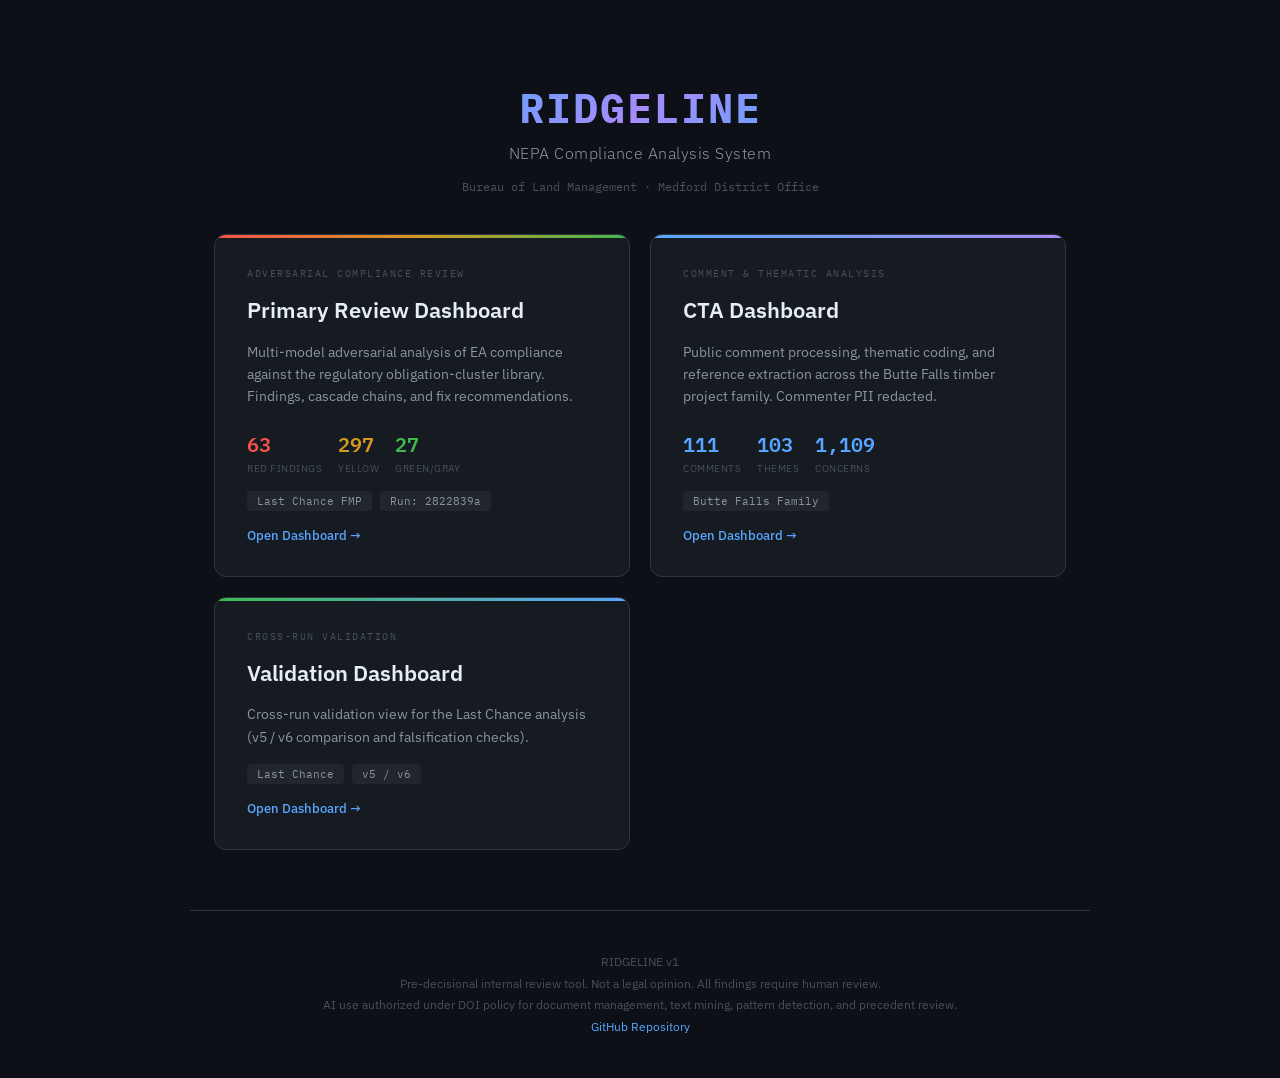
<file: index.html>
<!DOCTYPE html>
<html lang="en">
<head>
<!-- redeploy: CTA repointed to PII-masked view 2026-05-29 -->
<meta charset="UTF-8">
<meta name="viewport" content="width=device-width, initial-scale=1.0">
<meta name="robots" content="noindex, nofollow">
<title>RIDGELINE — BLM NEPA Compliance Analysis System</title>
<link href="https://fonts.googleapis.com/css2?family=IBM+Plex+Mono:wght@400;500;600;700&family=IBM+Plex+Sans:wght@300;400;500;600;700&display=swap" rel="stylesheet">
<style>
:root {
  --bg:#0d1117;--bg2:#161b22;--bg3:#21262d;--border:#30363d;
  --text:#e6edf3;--text2:#8b949e;--text3:#484f58;
  --accent:#58a6ff;--red:#f85149;--yellow:#d29922;--green:#3fb950;
  --mono:'IBM Plex Mono',monospace;--sans:'IBM Plex Sans',-apple-system,sans-serif;
}
*{margin:0;padding:0;box-sizing:border-box}
body{font-family:var(--sans);background:var(--bg);color:var(--text);min-height:100vh;display:flex;flex-direction:column;align-items:center}
.header{text-align:center;padding:80px 24px 40px;max-width:800px}
.header h1{font-family:var(--mono);font-size:42px;font-weight:700;letter-spacing:2px;margin-bottom:8px;background:linear-gradient(135deg,var(--accent) 0%,#a78bfa 50%,var(--accent) 100%);-webkit-background-clip:text;-webkit-text-fill-color:transparent;background-clip:text}
.header .subtitle{font-size:16px;color:var(--text2);font-weight:300;letter-spacing:0.5px}
.header .org{margin-top:16px;font-size:12px;color:var(--text3);font-family:var(--mono)}
.cards{display:grid;grid-template-columns:repeat(auto-fit,minmax(380px,1fr));gap:20px;max-width:900px;width:100%;padding:0 24px 60px}
.dash-card{background:var(--bg2);border:1px solid var(--border);border-radius:12px;padding:32px;text-decoration:none;color:var(--text);transition:all 0.25s ease;display:flex;flex-direction:column;gap:16px;position:relative;overflow:hidden}
.dash-card:hover{border-color:var(--accent);transform:translateY(-2px);box-shadow:0 8px 32px rgba(88,166,255,0.1)}
.dash-card::before{content:'';position:absolute;top:0;left:0;right:0;height:3px}
.dash-card.primary::before{background:linear-gradient(90deg,var(--red),var(--yellow),var(--green))}
.dash-card.cta::before{background:linear-gradient(90deg,var(--accent),#a78bfa)}
.dash-card.validation::before{background:linear-gradient(90deg,#3fb950,var(--accent))}
.card-label{font-family:var(--mono);font-size:10px;color:var(--text3);text-transform:uppercase;letter-spacing:1.5px}
.card-title{font-size:22px;font-weight:600;line-height:1.3}
.card-desc{font-size:14px;color:var(--text2);line-height:1.6}
.card-stats{display:flex;gap:16px;flex-wrap:wrap;margin-top:4px}
.card-stat{display:flex;flex-direction:column;gap:2px}
.card-stat .val{font-family:var(--mono);font-size:20px;font-weight:600}
.card-stat .lbl{font-size:10px;color:var(--text3);text-transform:uppercase;letter-spacing:0.5px}
.card-tag{display:inline-block;font-family:var(--mono);font-size:11px;padding:3px 10px;border-radius:4px;background:var(--bg3);color:var(--text2)}
.card-arrow{font-size:13px;color:var(--accent);font-weight:500;margin-top:auto;display:flex;align-items:center;gap:6px}
.footer{padding:40px 24px;text-align:center;border-top:1px solid var(--border);width:100%;max-width:900px}
.footer p{font-size:12px;color:var(--text3);line-height:1.8}
.footer a{color:var(--accent);text-decoration:none}
</style>
</head>
<body>
<div class="header">
  <h1>RIDGELINE</h1>
  <div class="subtitle">NEPA Compliance Analysis System</div>
  <div class="org">Bureau of Land Management · Medford District Office</div>
</div>
<div class="cards">
  <a href="primary-review.html" class="dash-card primary">
    <span class="card-label">Adversarial Compliance Review</span>
    <span class="card-title">Primary Review Dashboard</span>
    <span class="card-desc">Multi-model adversarial analysis of EA compliance against the regulatory obligation-cluster library. Findings, cascade chains, and fix recommendations.</span>
    <div class="card-stats">
      <div class="card-stat"><span class="val" style="color:var(--red);">63</span><span class="lbl">RED Findings</span></div>
      <div class="card-stat"><span class="val" style="color:var(--yellow);">297</span><span class="lbl">YELLOW</span></div>
      <div class="card-stat"><span class="val" style="color:var(--green);">27</span><span class="lbl">GREEN/GRAY</span></div>
    </div>
    <div style="display:flex;gap:8px;flex-wrap:wrap;">
      <span class="card-tag">Last Chance FMP</span>
      <span class="card-tag">Run: 2822839a</span>
    </div>
    <span class="card-arrow">Open Dashboard →</span>
  </a>
  <a href="cta.html" class="dash-card cta">
    <span class="card-label">Comment &amp; Thematic Analysis</span>
    <span class="card-title">CTA Dashboard</span>
    <span class="card-desc">Public comment processing, thematic coding, and reference extraction across the Butte Falls timber project family. Commenter PII redacted.</span>
    <div class="card-stats">
      <div class="card-stat"><span class="val" style="color:var(--accent);">111</span><span class="lbl">Comments</span></div>
      <div class="card-stat"><span class="val" style="color:var(--accent);">103</span><span class="lbl">Themes</span></div>
      <div class="card-stat"><span class="val" style="color:var(--accent);">1,109</span><span class="lbl">Concerns</span></div>
    </div>
    <div style="display:flex;gap:8px;flex-wrap:wrap;">
      <span class="card-tag">Butte Falls Family</span>
    </div>
    <span class="card-arrow">Open Dashboard →</span>
  </a>
  <a href="last-chance-2.html" class="dash-card validation">
    <span class="card-label">Cross-Run Validation</span>
    <span class="card-title">Validation Dashboard</span>
    <span class="card-desc">Cross-run validation view for the Last Chance analysis (v5 / v6 comparison and falsification checks).</span>
    <div style="display:flex;gap:8px;flex-wrap:wrap;">
      <span class="card-tag">Last Chance</span>
      <span class="card-tag">v5 / v6</span>
    </div>
    <span class="card-arrow">Open Dashboard →</span>
  </a>
</div>
<div class="footer">
  <p>
    RIDGELINE v1<br>
    Pre-decisional internal review tool. Not a legal opinion. All findings require human review.<br>
    AI use authorized under DOI policy for document management, text mining, pattern detection, and precedent review.<br>
    <a href="https://github.com/Dr-Chris-Long/ridgeline-dashboard">GitHub Repository</a>
  </p>
</div>
</body>
</html>
</file>
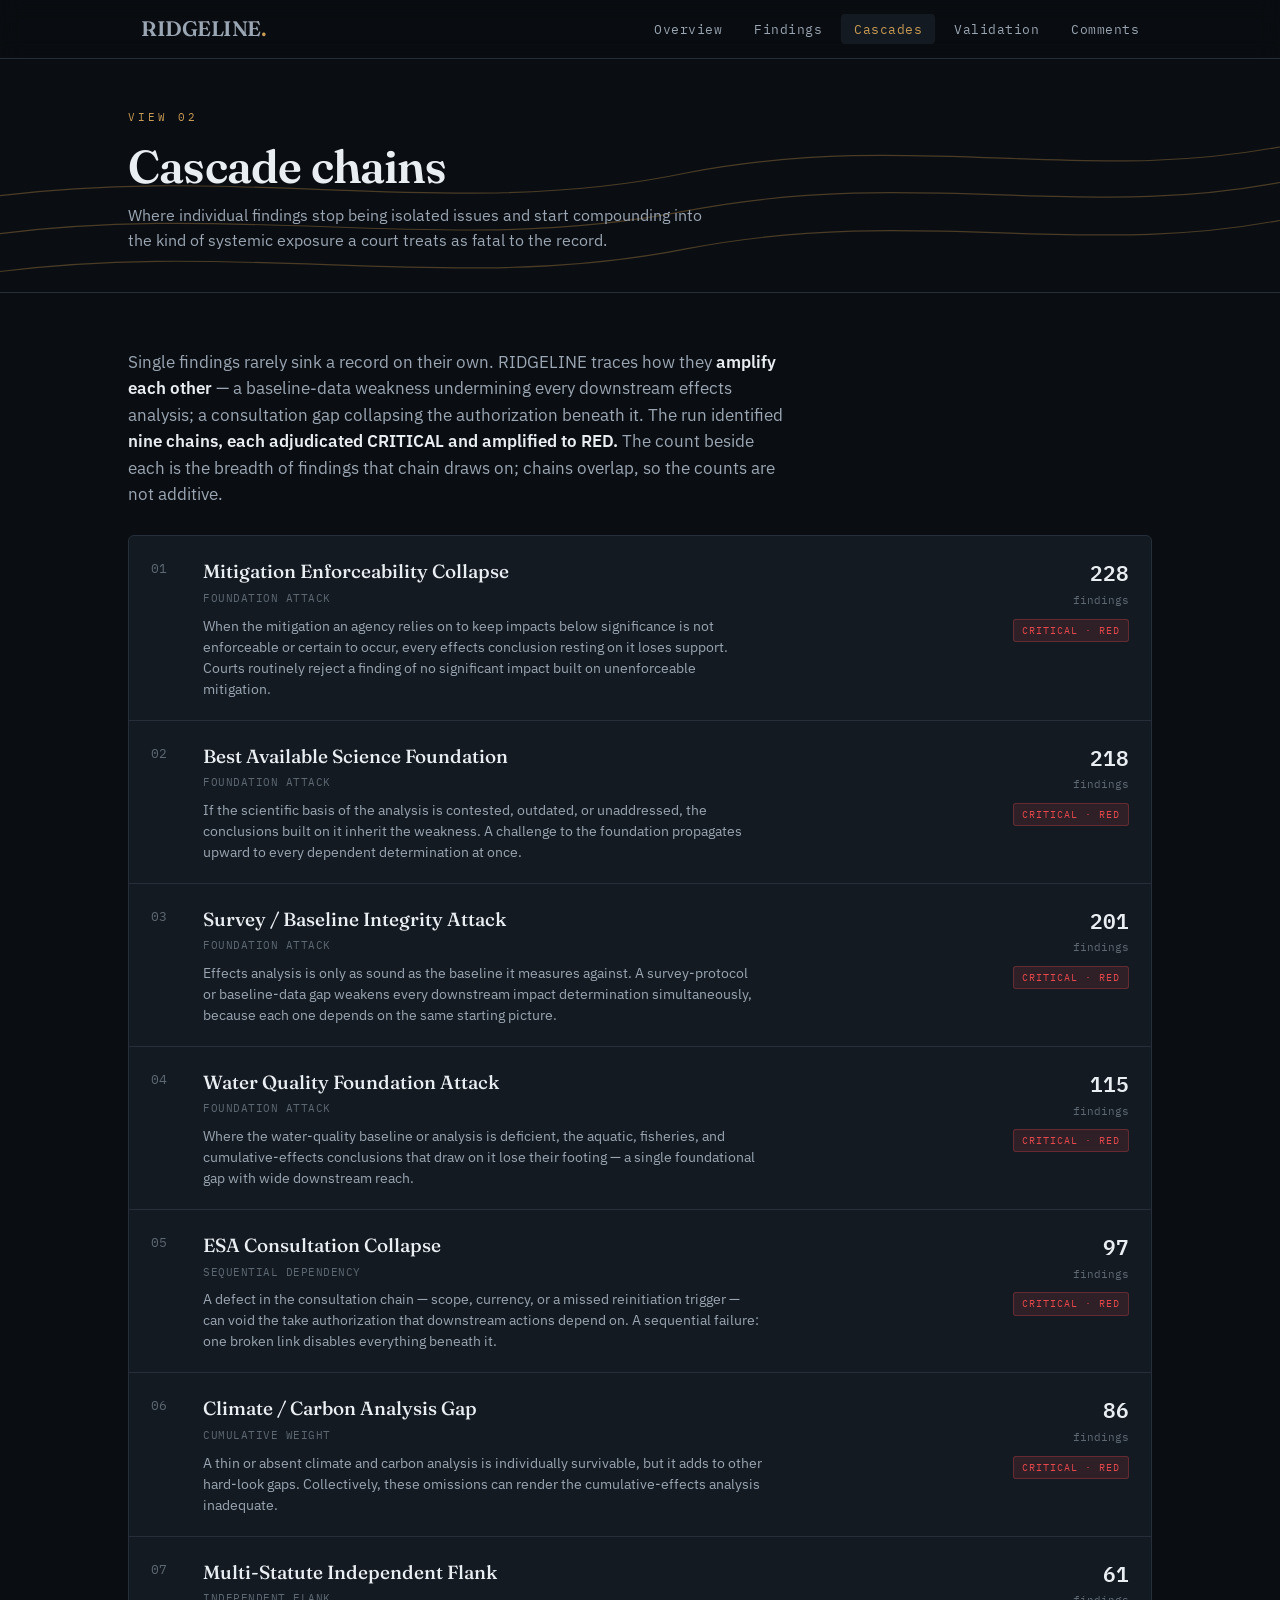
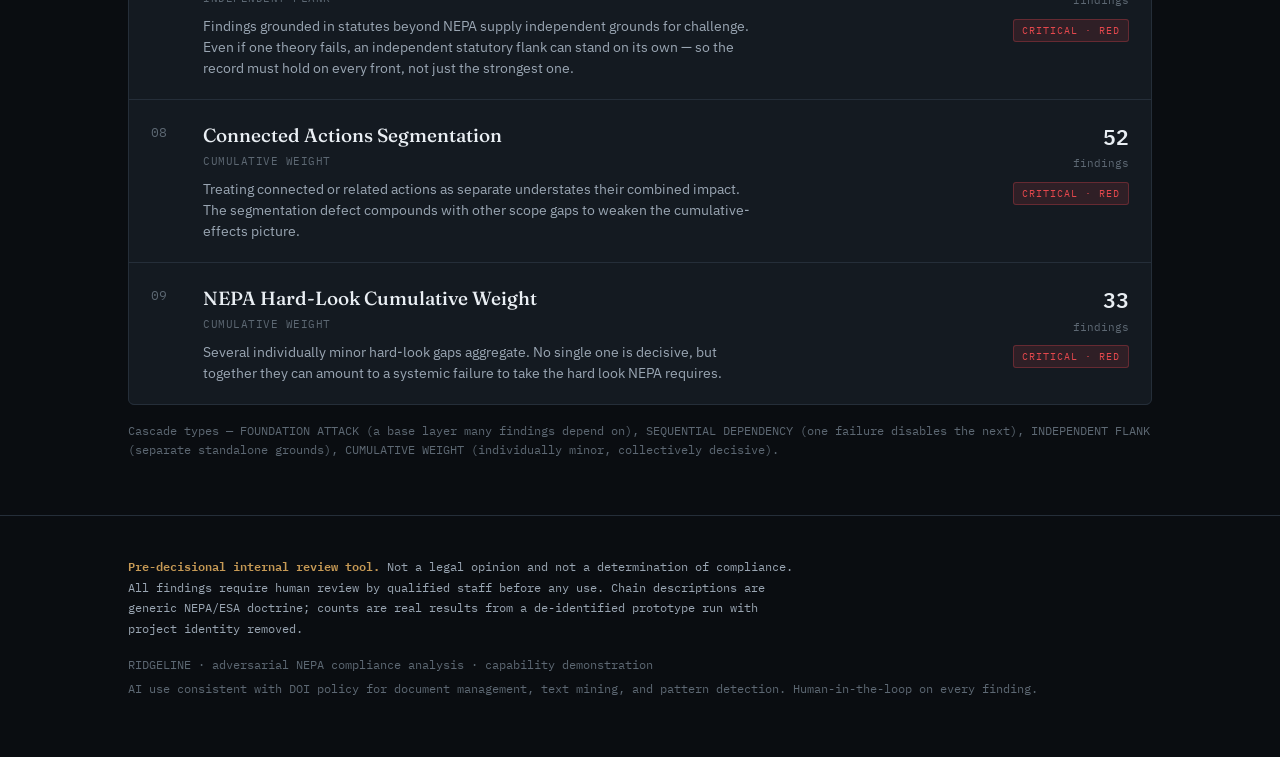
<file: cascades.html>
<!DOCTYPE html>
<!-- RIDGELINE demo — Cascades (de-identified, public-safe). Real v5 chain counts; descriptions are generic NEPA doctrine. -->
<html lang="en">
<head>
<meta charset="UTF-8">
<meta name="viewport" content="width=device-width, initial-scale=1.0">
<meta name="robots" content="noindex, nofollow">
<title>Cascade chains — RIDGELINE</title>
<link rel="preconnect" href="https://fonts.googleapis.com">
<link rel="preconnect" href="https://fonts.gstatic.com" crossorigin>
<link href="https://fonts.googleapis.com/css2?family=Fraunces:opsz,wght@9..144,400;9..144,500;9..144,600;9..144,700&family=IBM+Plex+Mono:wght@400;500;600&family=IBM+Plex+Sans:wght@300;400;500;600&display=swap" rel="stylesheet">
<link rel="stylesheet" href="style.css">
</head>
<body>

<nav class="nav"><div class="wrap nav-inner">
  <a class="brand" href="index.html">RIDGELINE<span class="dot">.</span></a>
  <ul>
    <li><a href="index.html">Overview</a></li>
    <li><a href="findings.html">Findings</a></li>
    <li><a href="cascades.html" class="active">Cascades</a></li>
    <li><a href="validation.html">Validation</a></li>
    <li><a href="cta.html">Comments</a></li>
  </ul>
</div></nav>

<header class="phead">
  <svg class="contour" viewBox="0 0 1080 200" preserveAspectRatio="xMidYMid slice" aria-hidden="true">
    <path d="M-20,150 C200,118 380,168 580,128 C780,90 920,140 1100,100"/>
    <path d="M-20,118 C200,86 380,138 580,96 C780,58 920,110 1100,70"/>
    <path d="M-20,182 C200,150 380,200 580,160 C780,122 920,172 1100,132"/>
  </svg>
  <div class="wrap phead-inner rv">
    <div class="eyebrow">View 02</div>
    <h1>Cascade chains</h1>
    <p class="psub">Where individual findings stop being isolated issues and start compounding into the kind of systemic exposure a court treats as fatal to the record.</p>
  </div>
</header>

<main class="wrap">
  <section>
    <div class="prose" style="margin-bottom:28px">
      <p>Single findings rarely sink a record on their own. RIDGELINE traces how they <strong>amplify each other</strong> — a baseline-data weakness undermining every downstream effects analysis; a consultation gap collapsing the authorization beneath it. The run identified <strong>nine chains, each adjudicated CRITICAL and amplified to RED.</strong> The count beside each is the breadth of findings that chain draws on; chains overlap, so the counts are not additive.</p>
    </div>

    <div class="cascade">
      <div class="crow">
        <span class="rank">01</span>
        <div><div class="cname">Mitigation Enforceability Collapse</div><div class="ctype">FOUNDATION ATTACK</div>
          <div class="cdesc">When the mitigation an agency relies on to keep impacts below significance is not enforceable or certain to occur, every effects conclusion resting on it loses support. Courts routinely reject a finding of no significant impact built on unenforceable mitigation.</div></div>
        <div class="cright"><div class="cimp">228<small>findings</small></div><span class="tag-crit">CRITICAL · RED</span></div>
      </div>
      <div class="crow">
        <span class="rank">02</span>
        <div><div class="cname">Best Available Science Foundation</div><div class="ctype">FOUNDATION ATTACK</div>
          <div class="cdesc">If the scientific basis of the analysis is contested, outdated, or unaddressed, the conclusions built on it inherit the weakness. A challenge to the foundation propagates upward to every dependent determination at once.</div></div>
        <div class="cright"><div class="cimp">218<small>findings</small></div><span class="tag-crit">CRITICAL · RED</span></div>
      </div>
      <div class="crow">
        <span class="rank">03</span>
        <div><div class="cname">Survey / Baseline Integrity Attack</div><div class="ctype">FOUNDATION ATTACK</div>
          <div class="cdesc">Effects analysis is only as sound as the baseline it measures against. A survey-protocol or baseline-data gap weakens every downstream impact determination simultaneously, because each one depends on the same starting picture.</div></div>
        <div class="cright"><div class="cimp">201<small>findings</small></div><span class="tag-crit">CRITICAL · RED</span></div>
      </div>
      <div class="crow">
        <span class="rank">04</span>
        <div><div class="cname">Water Quality Foundation Attack</div><div class="ctype">FOUNDATION ATTACK</div>
          <div class="cdesc">Where the water-quality baseline or analysis is deficient, the aquatic, fisheries, and cumulative-effects conclusions that draw on it lose their footing — a single foundational gap with wide downstream reach.</div></div>
        <div class="cright"><div class="cimp">115<small>findings</small></div><span class="tag-crit">CRITICAL · RED</span></div>
      </div>
      <div class="crow">
        <span class="rank">05</span>
        <div><div class="cname">ESA Consultation Collapse</div><div class="ctype">SEQUENTIAL DEPENDENCY</div>
          <div class="cdesc">A defect in the consultation chain — scope, currency, or a missed reinitiation trigger — can void the take authorization that downstream actions depend on. A sequential failure: one broken link disables everything beneath it.</div></div>
        <div class="cright"><div class="cimp">97<small>findings</small></div><span class="tag-crit">CRITICAL · RED</span></div>
      </div>
      <div class="crow">
        <span class="rank">06</span>
        <div><div class="cname">Climate / Carbon Analysis Gap</div><div class="ctype">CUMULATIVE WEIGHT</div>
          <div class="cdesc">A thin or absent climate and carbon analysis is individually survivable, but it adds to other hard-look gaps. Collectively, these omissions can render the cumulative-effects analysis inadequate.</div></div>
        <div class="cright"><div class="cimp">86<small>findings</small></div><span class="tag-crit">CRITICAL · RED</span></div>
      </div>
      <div class="crow">
        <span class="rank">07</span>
        <div><div class="cname">Multi-Statute Independent Flank</div><div class="ctype">INDEPENDENT FLANK</div>
          <div class="cdesc">Findings grounded in statutes beyond NEPA supply independent grounds for challenge. Even if one theory fails, an independent statutory flank can stand on its own — so the record must hold on every front, not just the strongest one.</div></div>
        <div class="cright"><div class="cimp">61<small>findings</small></div><span class="tag-crit">CRITICAL · RED</span></div>
      </div>
      <div class="crow">
        <span class="rank">08</span>
        <div><div class="cname">Connected Actions Segmentation</div><div class="ctype">CUMULATIVE WEIGHT</div>
          <div class="cdesc">Treating connected or related actions as separate understates their combined impact. The segmentation defect compounds with other scope gaps to weaken the cumulative-effects picture.</div></div>
        <div class="cright"><div class="cimp">52<small>findings</small></div><span class="tag-crit">CRITICAL · RED</span></div>
      </div>
      <div class="crow">
        <span class="rank">09</span>
        <div><div class="cname">NEPA Hard-Look Cumulative Weight</div><div class="ctype">CUMULATIVE WEIGHT</div>
          <div class="cdesc">Several individually minor hard-look gaps aggregate. No single one is decisive, but together they can amount to a systemic failure to take the hard look NEPA requires.</div></div>
        <div class="cright"><div class="cimp">33<small>findings</small></div><span class="tag-crit">CRITICAL · RED</span></div>
      </div>
    </div>

    <p class="note">Cascade types — FOUNDATION ATTACK (a base layer many findings depend on), SEQUENTIAL DEPENDENCY (one failure disables the next), INDEPENDENT FLANK (separate standalone grounds), CUMULATIVE WEIGHT (individually minor, collectively decisive).</p>
  </section>
</main>

<footer><div class="wrap foot">
  <p class="disc"><b>Pre-decisional internal review tool.</b> Not a legal opinion and not a determination of compliance. All findings require human review by qualified staff before any use. Chain descriptions are generic NEPA/ESA doctrine; counts are real results from a de-identified prototype run with project identity removed.</p>
  <p>RIDGELINE · adversarial NEPA compliance analysis · capability demonstration<br>
  AI use consistent with DOI policy for document management, text mining, and pattern detection. Human-in-the-loop on every finding.</p>
</div></footer>

</body>
</html>
</file>
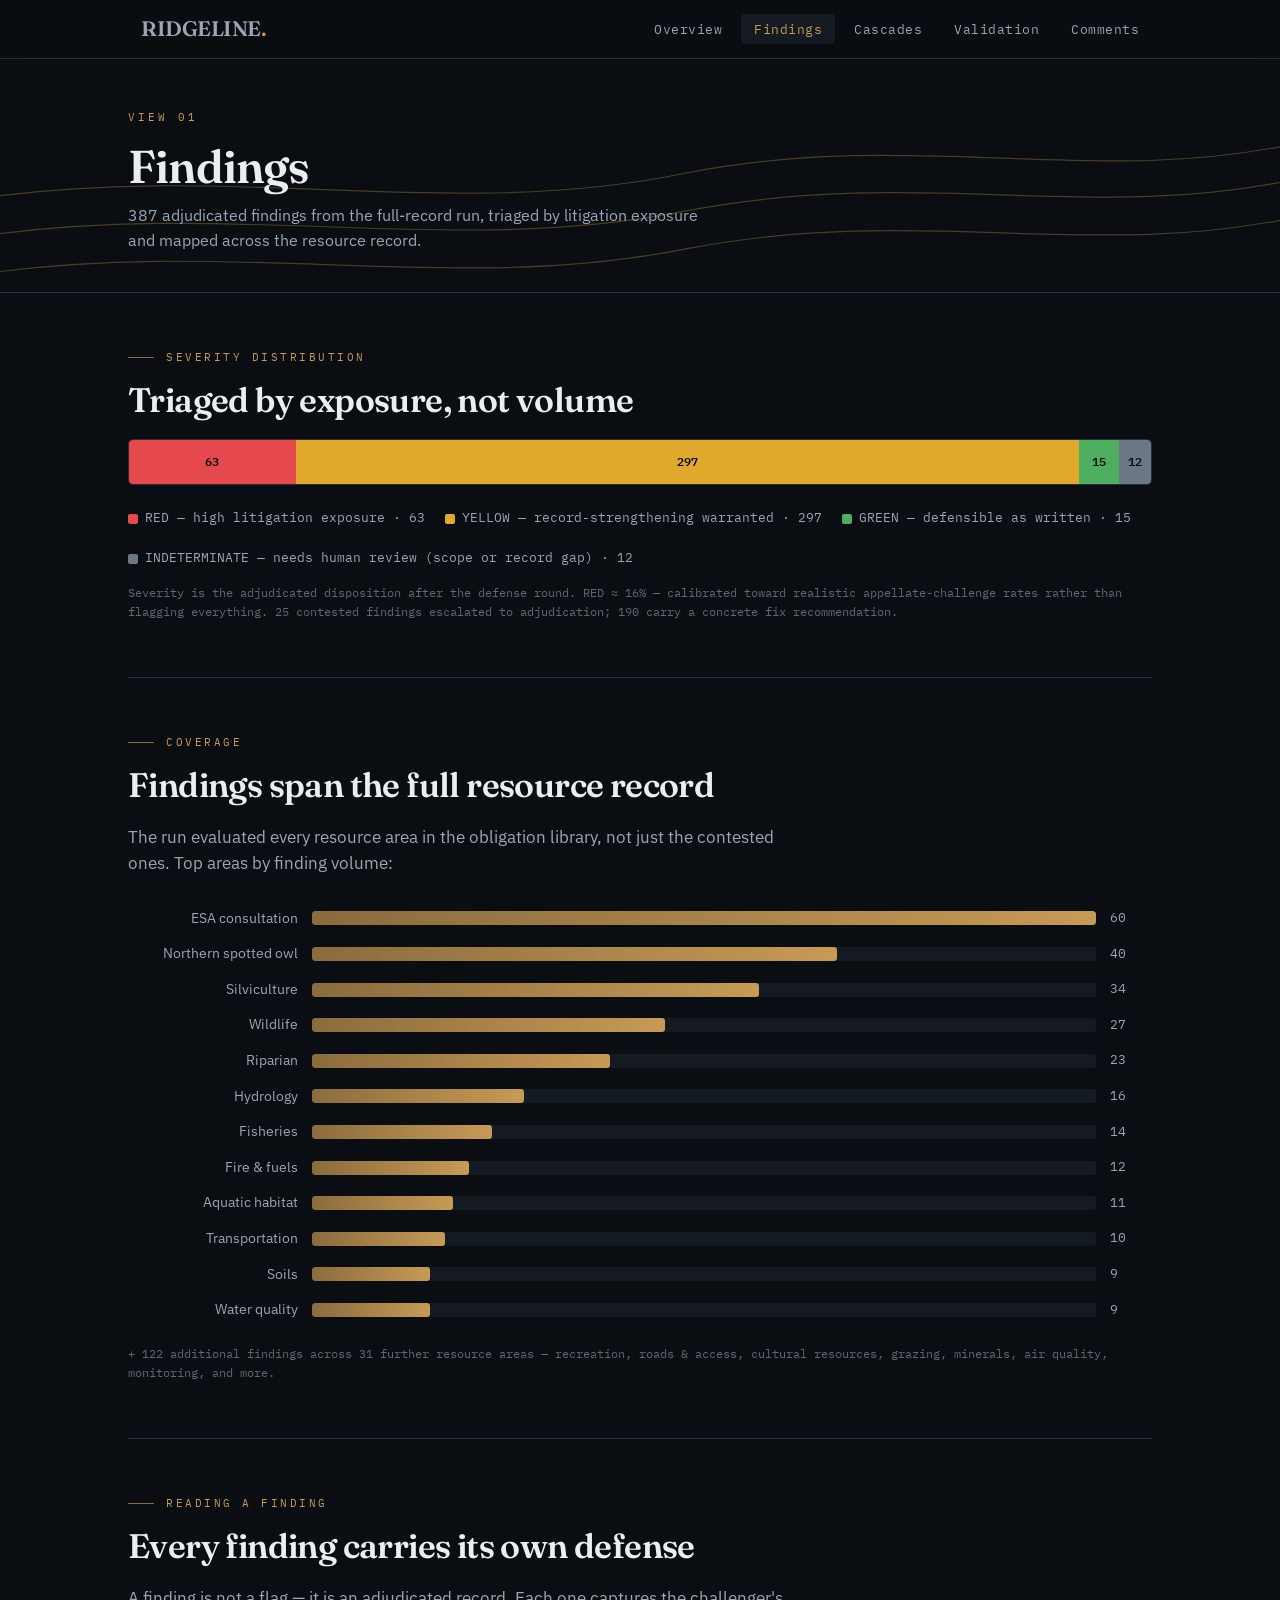
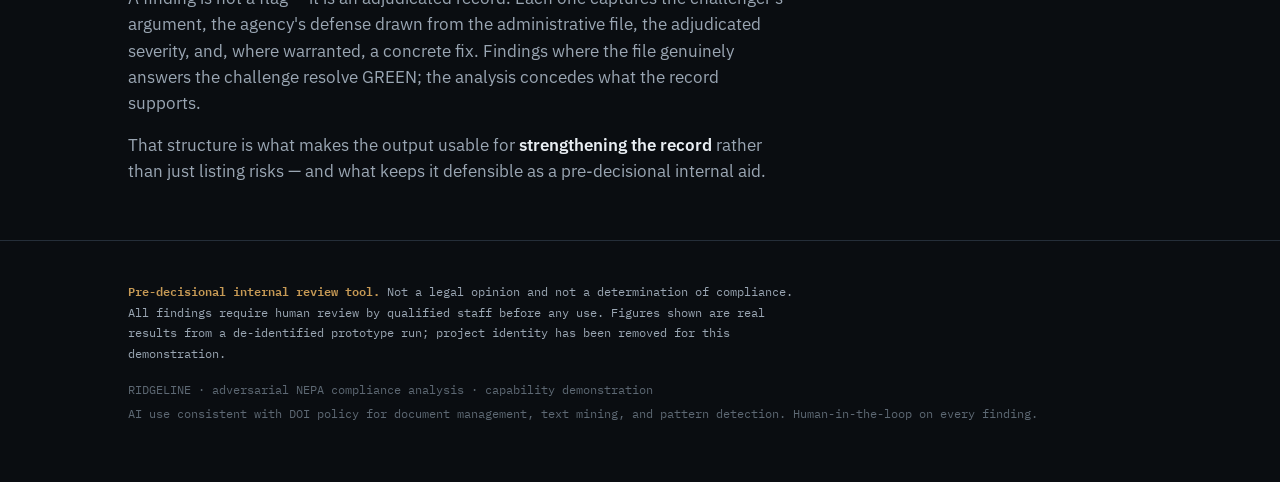
<file: findings.html>
<!DOCTYPE html>
<!-- RIDGELINE demo — Findings (de-identified, public-safe). Real v5 figures, static. -->
<html lang="en">
<head>
<meta charset="UTF-8">
<meta name="viewport" content="width=device-width, initial-scale=1.0">
<meta name="robots" content="noindex, nofollow">
<title>Findings — RIDGELINE</title>
<link rel="preconnect" href="https://fonts.googleapis.com">
<link rel="preconnect" href="https://fonts.gstatic.com" crossorigin>
<link href="https://fonts.googleapis.com/css2?family=Fraunces:opsz,wght@9..144,400;9..144,500;9..144,600;9..144,700&family=IBM+Plex+Mono:wght@400;500;600&family=IBM+Plex+Sans:wght@300;400;500;600&display=swap" rel="stylesheet">
<link rel="stylesheet" href="style.css">
</head>
<body>

<nav class="nav"><div class="wrap nav-inner">
  <a class="brand" href="index.html">RIDGELINE<span class="dot">.</span></a>
  <ul>
    <li><a href="index.html">Overview</a></li>
    <li><a href="findings.html" class="active">Findings</a></li>
    <li><a href="cascades.html">Cascades</a></li>
    <li><a href="validation.html">Validation</a></li>
    <li><a href="cta.html">Comments</a></li>
  </ul>
</div></nav>

<header class="phead">
  <svg class="contour" viewBox="0 0 1080 200" preserveAspectRatio="xMidYMid slice" aria-hidden="true">
    <path d="M-20,150 C200,118 380,168 580,128 C780,90 920,140 1100,100"/>
    <path d="M-20,118 C200,86 380,138 580,96 C780,58 920,110 1100,70"/>
    <path d="M-20,182 C200,150 380,200 580,160 C780,122 920,172 1100,132"/>
  </svg>
  <div class="wrap phead-inner rv">
    <div class="eyebrow">View 01</div>
    <h1>Findings</h1>
    <p class="psub">387 adjudicated findings from the full-record run, triaged by litigation exposure and mapped across the resource record.</p>
  </div>
</header>

<main class="wrap">
  <section>
    <div class="kicker">Severity distribution</div>
    <h2>Triaged by exposure, not volume</h2>
    <div class="sevbar">
      <span class="sev-red" style="flex-basis:16.3%">63</span>
      <span class="sev-yel" style="flex-basis:76.7%">297</span>
      <span class="sev-grn" style="flex-basis:3.9%">15</span>
      <span class="sev-gry" style="flex-basis:3.1%">12</span>
    </div>
    <div class="sevkey">
      <span><i style="background:var(--red)"></i>RED — high litigation exposure · 63</span>
      <span><i style="background:var(--amber)"></i>YELLOW — record-strengthening warranted · 297</span>
      <span><i style="background:var(--green)"></i>GREEN — defensible as written · 15</span>
      <span><i style="background:var(--gray)"></i>INDETERMINATE — needs human review (scope or record gap) · 12</span>
    </div>
    <p class="note">Severity is the adjudicated disposition after the defense round. RED ≈ 16% — calibrated toward realistic appellate-challenge rates rather than flagging everything. 25 contested findings escalated to adjudication; 190 carry a concrete fix recommendation.</p>
  </section>

  <section>
    <div class="kicker">Coverage</div>
    <h2>Findings span the full resource record</h2>
    <div class="prose" style="margin-bottom:24px"><p>The run evaluated every resource area in the obligation library, not just the contested ones. Top areas by finding volume:</p></div>
    <div class="cats">
      <div class="cat"><div class="clab">ESA consultation</div><div class="ctrack"><div class="cfill" data-w="100"></div></div><div class="cval">60</div></div>
      <div class="cat"><div class="clab">Northern spotted owl</div><div class="ctrack"><div class="cfill" data-w="67"></div></div><div class="cval">40</div></div>
      <div class="cat"><div class="clab">Silviculture</div><div class="ctrack"><div class="cfill" data-w="57"></div></div><div class="cval">34</div></div>
      <div class="cat"><div class="clab">Wildlife</div><div class="ctrack"><div class="cfill" data-w="45"></div></div><div class="cval">27</div></div>
      <div class="cat"><div class="clab">Riparian</div><div class="ctrack"><div class="cfill" data-w="38"></div></div><div class="cval">23</div></div>
      <div class="cat"><div class="clab">Hydrology</div><div class="ctrack"><div class="cfill" data-w="27"></div></div><div class="cval">16</div></div>
      <div class="cat"><div class="clab">Fisheries</div><div class="ctrack"><div class="cfill" data-w="23"></div></div><div class="cval">14</div></div>
      <div class="cat"><div class="clab">Fire &amp; fuels</div><div class="ctrack"><div class="cfill" data-w="20"></div></div><div class="cval">12</div></div>
      <div class="cat"><div class="clab">Aquatic habitat</div><div class="ctrack"><div class="cfill" data-w="18"></div></div><div class="cval">11</div></div>
      <div class="cat"><div class="clab">Transportation</div><div class="ctrack"><div class="cfill" data-w="17"></div></div><div class="cval">10</div></div>
      <div class="cat"><div class="clab">Soils</div><div class="ctrack"><div class="cfill" data-w="15"></div></div><div class="cval">9</div></div>
      <div class="cat"><div class="clab">Water quality</div><div class="ctrack"><div class="cfill" data-w="15"></div></div><div class="cval">9</div></div>
    </div>
    <p class="note">+ 122 additional findings across 31 further resource areas — recreation, roads &amp; access, cultural resources, grazing, minerals, air quality, monitoring, and more.</p>
  </section>

  <section style="border-bottom:none">
    <div class="kicker">Reading a finding</div>
    <h2>Every finding carries its own defense</h2>
    <div class="prose">
      <p>A finding is not a flag — it is an adjudicated record. Each one captures the challenger's argument, the agency's defense drawn from the administrative file, the adjudicated severity, and, where warranted, a concrete fix. Findings where the file genuinely answers the challenge resolve GREEN; the analysis concedes what the record supports.</p>
      <p>That structure is what makes the output usable for <strong>strengthening the record</strong> rather than just listing risks — and what keeps it defensible as a pre-decisional internal aid.</p>
    </div>
  </section>
</main>

<footer><div class="wrap foot">
  <p class="disc"><b>Pre-decisional internal review tool.</b> Not a legal opinion and not a determination of compliance. All findings require human review by qualified staff before any use. Figures shown are real results from a de-identified prototype run; project identity has been removed for this demonstration.</p>
  <p>RIDGELINE · adversarial NEPA compliance analysis · capability demonstration<br>
  AI use consistent with DOI policy for document management, text mining, and pattern detection. Human-in-the-loop on every finding.</p>
</div></footer>

<script>
window.addEventListener('load',function(){requestAnimationFrame(function(){
  document.querySelectorAll('.cat .cfill').forEach(function(el){el.style.width=(el.dataset.w||0)+'%';});
});});
</script>
</body>
</html>
</file>
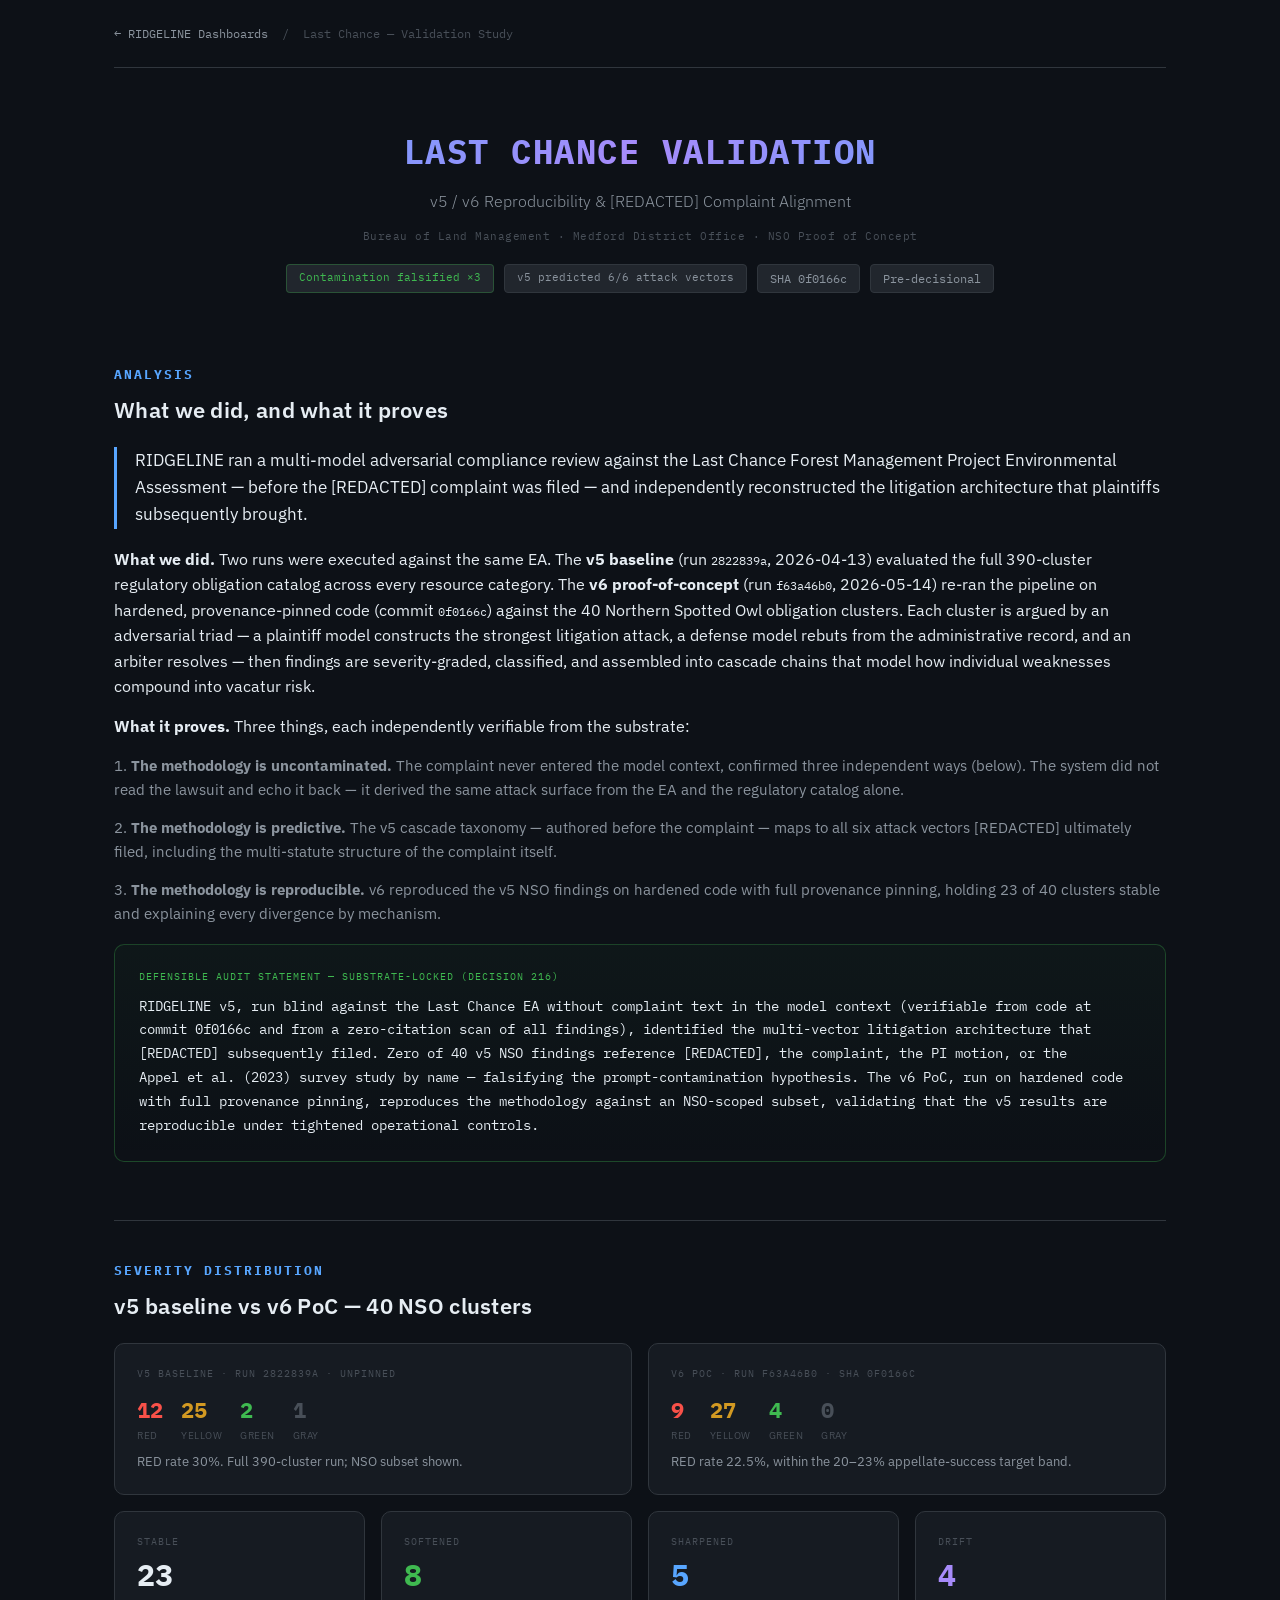
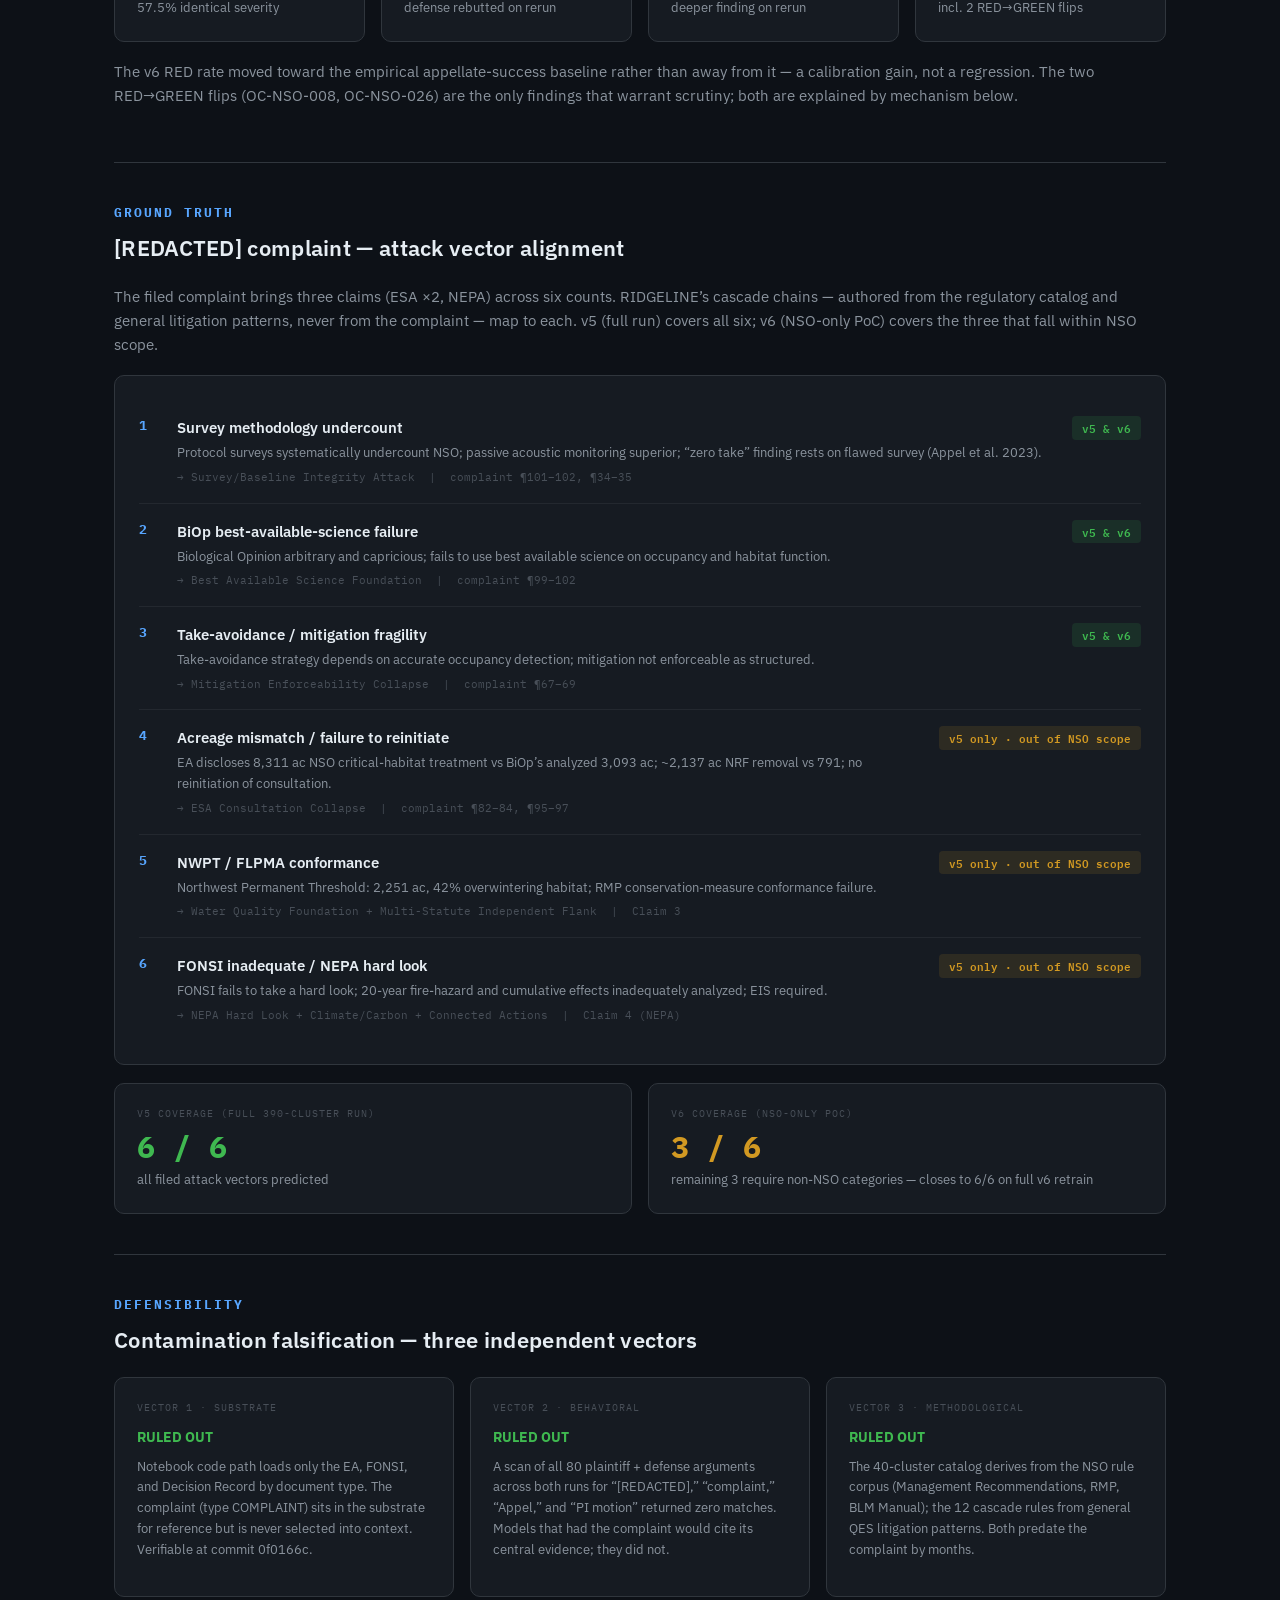
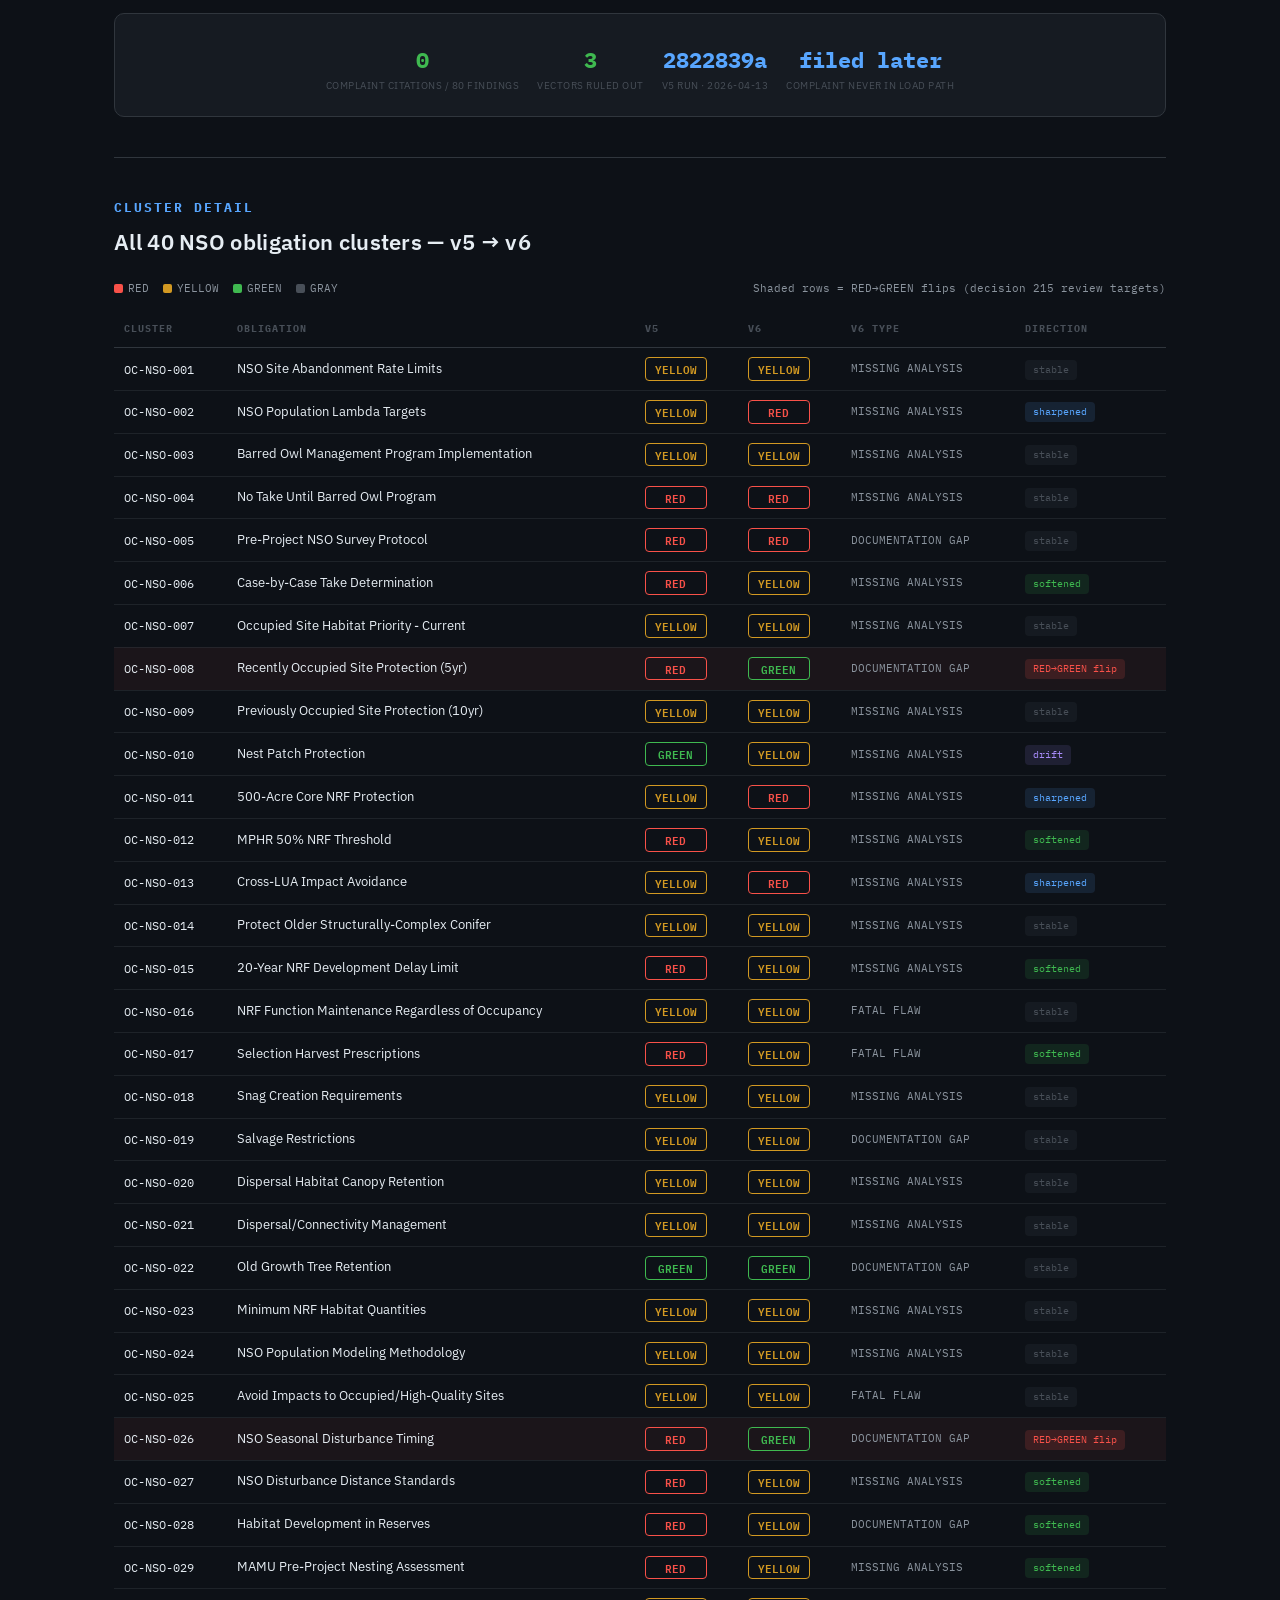
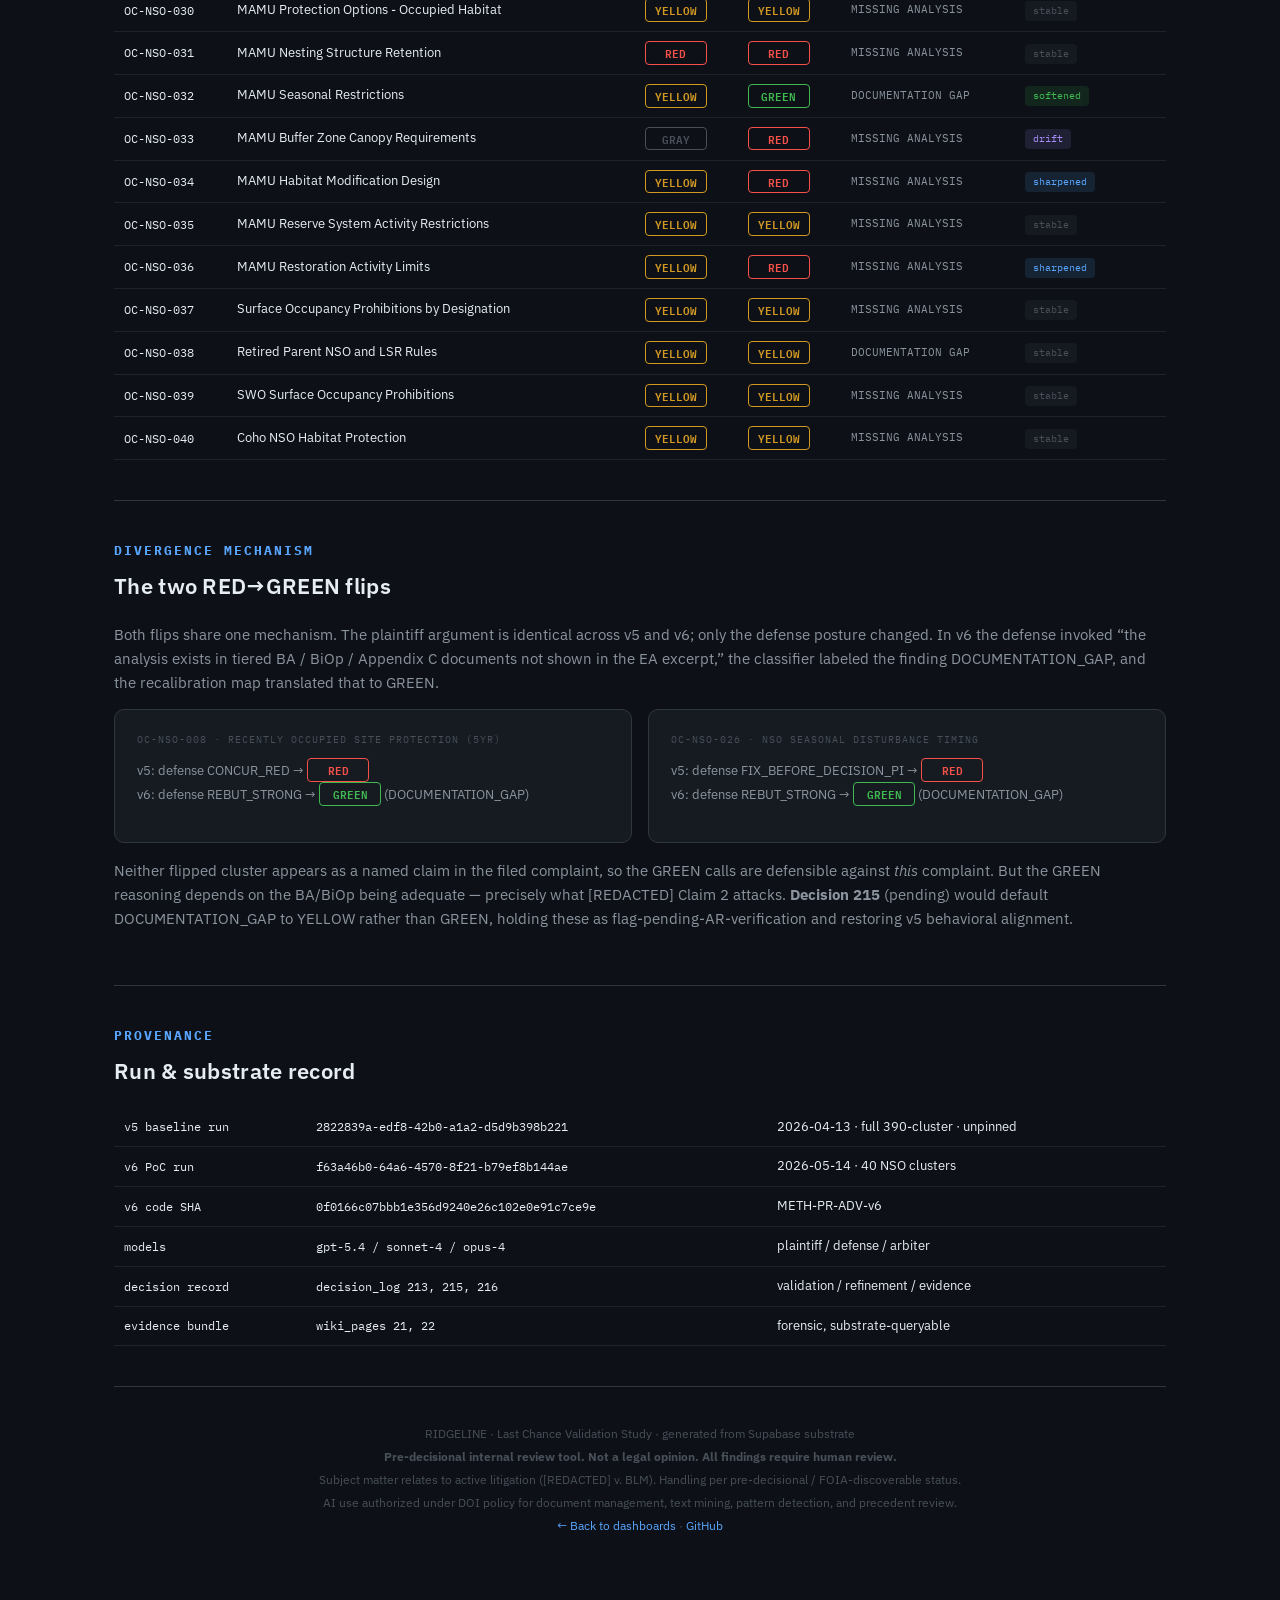
<file: last-chance-2.html>
<!DOCTYPE html>
<html lang="en">
<head>
<meta charset="UTF-8">
<meta name="viewport" content="width=device-width, initial-scale=1.0">
<title>RIDGELINE — Last Chance v5/v6 Validation vs [REDACTED] Complaint</title>
<link href="https://fonts.googleapis.com/css2?family=IBM+Plex+Mono:wght@400;500;600;700&family=IBM+Plex+Sans:wght@300;400;500;600;700&display=swap" rel="stylesheet">
<style>
:root {
  --bg:#0d1117;--bg2:#161b22;--bg3:#21262d;--border:#30363d;
  --text:#e6edf3;--text2:#8b949e;--text3:#484f58;
  --accent:#58a6ff;--red:#f85149;--yellow:#d29922;--green:#3fb950;--purple:#a78bfa;
  --mono:'IBM Plex Mono',monospace;--sans:'IBM Plex Sans',-apple-system,sans-serif;
}
*{margin:0;padding:0;box-sizing:border-box}
body{font-family:var(--sans);background:var(--bg);color:var(--text);min-height:100vh;line-height:1.6}
a{color:var(--accent);text-decoration:none}
.wrap{max-width:1100px;margin:0 auto;padding:0 24px}
.nav{font-family:var(--mono);font-size:12px;color:var(--text3);padding:24px 0;border-bottom:1px solid var(--border)}
.nav a{color:var(--text2)}
.header{text-align:center;padding:56px 0 32px}
.header h1{font-family:var(--mono);font-size:34px;font-weight:700;letter-spacing:1.5px;background:linear-gradient(135deg,var(--accent),var(--purple) 50%,var(--accent));-webkit-background-clip:text;-webkit-text-fill-color:transparent;background-clip:text;margin-bottom:10px}
.header .sub{font-size:16px;color:var(--text2);font-weight:300}
.header .org{margin-top:14px;font-size:11px;color:var(--text3);font-family:var(--mono);letter-spacing:0.5px}
.banner{display:flex;justify-content:center;gap:10px;flex-wrap:wrap;margin-top:18px}
.badge{font-family:var(--mono);font-size:11px;padding:4px 12px;border-radius:4px;background:var(--bg3);color:var(--text2);border:1px solid var(--border)}
.badge.ok{color:var(--green);border-color:rgba(63,185,80,0.3)}
section{padding:40px 0;border-bottom:1px solid var(--border)}
h2{font-family:var(--mono);font-size:13px;text-transform:uppercase;letter-spacing:2px;color:var(--accent);margin-bottom:6px}
.h2sub{font-size:22px;font-weight:600;margin-bottom:20px;letter-spacing:0.3px}
p{color:var(--text);margin-bottom:14px}
p.muted{color:var(--text2);font-size:15px}
.lead{font-size:17px;color:var(--text);border-left:3px solid var(--accent);padding-left:18px;margin-bottom:18px}
.callout{background:var(--bg2);border:1px solid var(--border);border-radius:10px;padding:24px;margin:18px 0}
.callout.audit{border-color:rgba(63,185,80,0.3);background:linear-gradient(180deg,rgba(63,185,80,0.04),transparent)}
.callout .qt{font-family:var(--mono);font-size:14px;line-height:1.7;color:var(--text);font-style:normal}
.grid{display:grid;gap:16px}
.g2{grid-template-columns:repeat(auto-fit,minmax(340px,1fr))}
.g3{grid-template-columns:repeat(auto-fit,minmax(260px,1fr))}
.g4{grid-template-columns:repeat(auto-fit,minmax(200px,1fr))}
.card{background:var(--bg2);border:1px solid var(--border);border-radius:10px;padding:22px}
.card .lbl{font-family:var(--mono);font-size:10px;text-transform:uppercase;letter-spacing:1px;color:var(--text3);margin-bottom:10px}
.card .big{font-family:var(--mono);font-size:30px;font-weight:700;line-height:1}
.card .note{font-size:13px;color:var(--text2);margin-top:8px}
.statline{display:flex;gap:18px;flex-wrap:wrap;margin-top:6px}
.stat{display:flex;flex-direction:column}
.stat .v{font-family:var(--mono);font-size:22px;font-weight:700}
.stat .k{font-size:10px;color:var(--text3);text-transform:uppercase;letter-spacing:0.5px}
table{width:100%;border-collapse:collapse;font-size:13px;margin-top:8px}
th{font-family:var(--mono);font-size:10px;text-transform:uppercase;letter-spacing:1px;color:var(--text3);text-align:left;padding:10px 10px;border-bottom:1px solid var(--border)}
td{padding:9px 10px;border-bottom:1px solid rgba(48,54,61,0.5);vertical-align:middle}
tr:hover td{background:rgba(88,166,255,0.03)}
.mono{font-family:var(--mono);font-size:12px}
.ftype{color:var(--text2);font-size:11px}
.sev{font-family:var(--mono);font-size:11px;font-weight:600;padding:2px 8px;border-radius:4px;border:1px solid;display:inline-block;min-width:62px;text-align:center}
.dir{font-family:var(--mono);font-size:10px;padding:2px 8px;border-radius:4px;display:inline-block}
tr.flip-row td{background:rgba(248,81,73,0.06)}
.matrix{font-family:var(--mono)}
.matrix td,.matrix th{text-align:center}
.matrix .rowhead{text-align:right;color:var(--text2);font-size:11px}
.vec{display:flex;align-items:flex-start;gap:14px;padding:16px 0;border-bottom:1px solid rgba(48,54,61,0.5)}
.vec:last-child{border-bottom:none}
.vec .num{font-family:var(--mono);font-size:13px;font-weight:700;color:var(--accent);min-width:24px}
.vec .body{flex:1}
.vec .vt{font-weight:600;font-size:15px;margin-bottom:3px}
.vec .vd{font-size:13px;color:var(--text2)}
.vec .map{font-family:var(--mono);font-size:11px;color:var(--text3);margin-top:5px}
.vec .cov{font-family:var(--mono);font-size:11px;font-weight:600;padding:3px 10px;border-radius:4px;white-space:nowrap}
.cov.both{color:var(--green);background:rgba(63,185,80,0.12)}
.cov.v5{color:var(--yellow);background:rgba(210,153,34,0.12)}
.foot{padding:36px 0 60px;text-align:center}
.foot p{font-size:12px;color:var(--text3);line-height:1.9}
.legend{display:flex;gap:14px;flex-wrap:wrap;font-size:11px;color:var(--text2);margin-bottom:14px;font-family:var(--mono)}
.legend span{display:flex;align-items:center;gap:5px}
.dot{width:9px;height:9px;border-radius:2px;display:inline-block}
</style>
</head>
<body>
<div class="wrap">

<div class="nav"><a href="index.html">&larr; RIDGELINE Dashboards</a> &nbsp;/&nbsp; Last Chance — Validation Study</div>

<div class="header">
  <h1>LAST CHANCE VALIDATION</h1>
  <div class="sub">v5 / v6 Reproducibility &amp; [REDACTED] Complaint Alignment</div>
  <div class="org">Bureau of Land Management · Medford District Office · NSO Proof of Concept</div>
  <div class="banner">
    <span class="badge ok">Contamination falsified ×3</span>
    <span class="badge">v5 predicted 6/6 attack vectors</span>
    <span class="badge mono">SHA 0f0166c</span>
    <span class="badge mono">Pre-decisional</span>
  </div>
</div>

<!-- WHAT WE DID / WHAT IT PROVES -->
<section>
  <h2>Analysis</h2>
  <div class="h2sub">What we did, and what it proves</div>
  <p class="lead">RIDGELINE ran a multi-model adversarial compliance review against the Last Chance Forest Management Project Environmental Assessment &mdash; before the [REDACTED] complaint was filed &mdash; and independently reconstructed the litigation architecture that plaintiffs subsequently brought.</p>

  <p><strong>What we did.</strong> Two runs were executed against the same EA. The <strong>v5 baseline</strong> (run <span class="mono">2822839a</span>, 2026-04-13) evaluated the full 390-cluster regulatory obligation catalog across every resource category. The <strong>v6 proof-of-concept</strong> (run <span class="mono">f63a46b0</span>, 2026-05-14) re-ran the pipeline on hardened, provenance-pinned code (commit <span class="mono">0f0166c</span>) against the 40 Northern Spotted Owl obligation clusters. Each cluster is argued by an adversarial triad &mdash; a plaintiff model constructs the strongest litigation attack, a defense model rebuts from the administrative record, and an arbiter resolves &mdash; then findings are severity-graded, classified, and assembled into cascade chains that model how individual weaknesses compound into vacatur risk.</p>

  <p><strong>What it proves.</strong> Three things, each independently verifiable from the substrate:</p>
  <p class="muted">1. <strong>The methodology is uncontaminated.</strong> The complaint never entered the model context, confirmed three independent ways (below). The system did not read the lawsuit and echo it back &mdash; it derived the same attack surface from the EA and the regulatory catalog alone.</p>
  <p class="muted">2. <strong>The methodology is predictive.</strong> The v5 cascade taxonomy &mdash; authored before the complaint &mdash; maps to all six attack vectors [REDACTED] ultimately filed, including the multi-statute structure of the complaint itself.</p>
  <p class="muted">3. <strong>The methodology is reproducible.</strong> v6 reproduced the v5 NSO findings on hardened code with full provenance pinning, holding 23 of 40 clusters stable and explaining every divergence by mechanism.</p>

  <div class="callout audit">
    <div class="lbl" style="font-family:var(--mono);font-size:10px;letter-spacing:1px;color:var(--green);text-transform:uppercase;margin-bottom:10px;">Defensible audit statement &mdash; substrate-locked (decision 216)</div>
    <div class="qt">RIDGELINE v5, run blind against the Last Chance EA without complaint text in the model context (verifiable from code at commit 0f0166c and from a zero-citation scan of all findings), identified the multi-vector litigation architecture that [REDACTED] subsequently filed. Zero of 40 v5 NSO findings reference [REDACTED], the complaint, the PI motion, or the Appel&nbsp;et&nbsp;al.&nbsp;(2023) survey study by name &mdash; falsifying the prompt-contamination hypothesis. The v6 PoC, run on hardened code with full provenance pinning, reproduces the methodology against an NSO-scoped subset, validating that the v5 results are reproducible under tightened operational controls.</div>
  </div>
</section>

<!-- SEVERITY COMPARISON -->
<section>
  <h2>Severity Distribution</h2>
  <div class="h2sub">v5 baseline vs v6 PoC &mdash; 40 NSO clusters</div>
  <div class="grid g2">
    <div class="card">
      <div class="lbl">v5 Baseline &middot; run 2822839a &middot; unpinned</div>
      <div class="statline">
        <div class="stat"><span class="v" style="color:var(--red)">12</span><span class="k">Red</span></div>
        <div class="stat"><span class="v" style="color:var(--yellow)">25</span><span class="k">Yellow</span></div>
        <div class="stat"><span class="v" style="color:var(--green)">2</span><span class="k">Green</span></div>
        <div class="stat"><span class="v" style="color:var(--text3)">1</span><span class="k">Gray</span></div>
      </div>
      <div class="note">RED rate 30%. Full 390-cluster run; NSO subset shown.</div>
    </div>
    <div class="card">
      <div class="lbl">v6 PoC &middot; run f63a46b0 &middot; SHA 0f0166c</div>
      <div class="statline">
        <div class="stat"><span class="v" style="color:var(--red)">9</span><span class="k">Red</span></div>
        <div class="stat"><span class="v" style="color:var(--yellow)">27</span><span class="k">Yellow</span></div>
        <div class="stat"><span class="v" style="color:var(--green)">4</span><span class="k">Green</span></div>
        <div class="stat"><span class="v" style="color:var(--text3)">0</span><span class="k">Gray</span></div>
      </div>
      <div class="note">RED rate 22.5%, within the 20&ndash;23% appellate-success target band.</div>
    </div>
  </div>
  <div class="grid g4" style="margin-top:16px">
    <div class="card"><div class="lbl">Stable</div><div class="big" style="color:var(--text)">23</div><div class="note">57.5% identical severity</div></div>
    <div class="card"><div class="lbl">Softened</div><div class="big" style="color:var(--green)">8</div><div class="note">defense rebutted on rerun</div></div>
    <div class="card"><div class="lbl">Sharpened</div><div class="big" style="color:var(--accent)">5</div><div class="note">deeper finding on rerun</div></div>
    <div class="card"><div class="lbl">Drift</div><div class="big" style="color:var(--purple)">4</div><div class="note">incl. 2 RED&rarr;GREEN flips</div></div>
  </div>
  <p class="muted" style="margin-top:18px">The v6 RED rate moved toward the empirical appellate-success baseline rather than away from it &mdash; a calibration gain, not a regression. The two RED&rarr;GREEN flips (OC-NSO-008, OC-NSO-026) are the only findings that warrant scrutiny; both are explained by mechanism below.</p>
</section>

<!-- KS WILD ALIGNMENT -->
<section>
  <h2>Ground Truth</h2>
  <div class="h2sub">[REDACTED] complaint &mdash; attack vector alignment</div>
  <p class="muted">The filed complaint brings three claims (ESA &times;2, NEPA) across six counts. RIDGELINE&rsquo;s cascade chains &mdash; authored from the regulatory catalog and general litigation patterns, never from the complaint &mdash; map to each. v5 (full run) covers all six; v6 (NSO-only PoC) covers the three that fall within NSO scope.</p>
  <div class="callout">
    <div class="vec"><div class="num">1</div><div class="body"><div class="vt">Survey methodology undercount</div><div class="vd">Protocol surveys systematically undercount NSO; passive acoustic monitoring superior; &ldquo;zero take&rdquo; finding rests on flawed survey (Appel et al. 2023).</div><div class="map">&rarr; Survey/Baseline Integrity Attack &nbsp;|&nbsp; complaint &para;101&ndash;102, &para;34&ndash;35</div></div><span class="cov both">v5 &amp; v6</span></div>
    <div class="vec"><div class="num">2</div><div class="body"><div class="vt">BiOp best-available-science failure</div><div class="vd">Biological Opinion arbitrary and capricious; fails to use best available science on occupancy and habitat function.</div><div class="map">&rarr; Best Available Science Foundation &nbsp;|&nbsp; complaint &para;99&ndash;102</div></div><span class="cov both">v5 &amp; v6</span></div>
    <div class="vec"><div class="num">3</div><div class="body"><div class="vt">Take-avoidance / mitigation fragility</div><div class="vd">Take-avoidance strategy depends on accurate occupancy detection; mitigation not enforceable as structured.</div><div class="map">&rarr; Mitigation Enforceability Collapse &nbsp;|&nbsp; complaint &para;67&ndash;69</div></div><span class="cov both">v5 &amp; v6</span></div>
    <div class="vec"><div class="num">4</div><div class="body"><div class="vt">Acreage mismatch / failure to reinitiate</div><div class="vd">EA discloses 8,311 ac NSO critical-habitat treatment vs BiOp&rsquo;s analyzed 3,093 ac; ~2,137 ac NRF removal vs 791; no reinitiation of consultation.</div><div class="map">&rarr; ESA Consultation Collapse &nbsp;|&nbsp; complaint &para;82&ndash;84, &para;95&ndash;97</div></div><span class="cov v5">v5 only &middot; out of NSO scope</span></div>
    <div class="vec"><div class="num">5</div><div class="body"><div class="vt">NWPT / FLPMA conformance</div><div class="vd">Northwest Permanent Threshold: 2,251 ac, 42% overwintering habitat; RMP conservation-measure conformance failure.</div><div class="map">&rarr; Water Quality Foundation + Multi-Statute Independent Flank &nbsp;|&nbsp; Claim 3</div></div><span class="cov v5">v5 only &middot; out of NSO scope</span></div>
    <div class="vec"><div class="num">6</div><div class="body"><div class="vt">FONSI inadequate / NEPA hard look</div><div class="vd">FONSI fails to take a hard look; 20-year fire-hazard and cumulative effects inadequately analyzed; EIS required.</div><div class="map">&rarr; NEPA Hard Look + Climate/Carbon + Connected Actions &nbsp;|&nbsp; Claim 4 (NEPA)</div></div><span class="cov v5">v5 only &middot; out of NSO scope</span></div>
  </div>
  <div class="grid g2" style="margin-top:18px">
    <div class="card"><div class="lbl">v5 coverage (full 390-cluster run)</div><div class="big" style="color:var(--green)">6 / 6</div><div class="note">all filed attack vectors predicted</div></div>
    <div class="card"><div class="lbl">v6 coverage (NSO-only PoC)</div><div class="big" style="color:var(--yellow)">3 / 6</div><div class="note">remaining 3 require non-NSO categories &mdash; closes to 6/6 on full v6 retrain</div></div>
  </div>
</section>

<!-- CONTAMINATION FALSIFICATION -->
<section>
  <h2>Defensibility</h2>
  <div class="h2sub">Contamination falsification &mdash; three independent vectors</div>
  <div class="grid g3">
    <div class="card">
      <div class="lbl">Vector 1 &middot; Substrate</div>
      <p style="font-size:14px;margin-bottom:8px"><strong style="color:var(--green)">RULED OUT</strong></p>
      <p class="muted" style="font-size:13px">Notebook code path loads only the EA, FONSI, and Decision Record by document type. The complaint (type COMPLAINT) sits in the substrate for reference but is never selected into context. Verifiable at commit 0f0166c.</p>
    </div>
    <div class="card">
      <div class="lbl">Vector 2 &middot; Behavioral</div>
      <p style="font-size:14px;margin-bottom:8px"><strong style="color:var(--green)">RULED OUT</strong></p>
      <p class="muted" style="font-size:13px">A scan of all 80 plaintiff + defense arguments across both runs for &ldquo;[REDACTED],&rdquo; &ldquo;complaint,&rdquo; &ldquo;Appel,&rdquo; and &ldquo;PI motion&rdquo; returned zero matches. Models that had the complaint would cite its central evidence; they did not.</p>
    </div>
    <div class="card">
      <div class="lbl">Vector 3 &middot; Methodological</div>
      <p style="font-size:14px;margin-bottom:8px"><strong style="color:var(--green)">RULED OUT</strong></p>
      <p class="muted" style="font-size:13px">The 40-cluster catalog derives from the NSO rule corpus (Management Recommendations, RMP, BLM Manual); the 12 cascade rules from general QES litigation patterns. Both predate the complaint by months.</p>
    </div>
  </div>
  <div class="card" style="margin-top:16px;text-align:center">
    <div class="statline" style="justify-content:center">
      <div class="stat"><span class="v" style="color:var(--green)">0</span><span class="k">Complaint citations / 80 findings</span></div>
      <div class="stat"><span class="v" style="color:var(--green)">3</span><span class="k">Vectors ruled out</span></div>
      <div class="stat"><span class="v" style="color:var(--accent)">2822839a</span><span class="k">v5 run &middot; 2026-04-13</span></div>
      <div class="stat"><span class="v" style="color:var(--accent)">filed later</span><span class="k">complaint never in load path</span></div>
    </div>
  </div>
</section>

<!-- PER CLUSTER TABLE -->
<section>
  <h2>Cluster Detail</h2>
  <div class="h2sub">All 40 NSO obligation clusters &mdash; v5 &rarr; v6</div>
  <div class="legend">
    <span><span class="dot" style="background:var(--red)"></span>RED</span>
    <span><span class="dot" style="background:var(--yellow)"></span>YELLOW</span>
    <span><span class="dot" style="background:var(--green)"></span>GREEN</span>
    <span><span class="dot" style="background:var(--text3)"></span>GRAY</span>
    <span style="margin-left:auto">Shaded rows = RED&rarr;GREEN flips (decision 215 review targets)</span>
  </div>
  <table>
    <thead><tr><th>Cluster</th><th>Obligation</th><th>v5</th><th>v6</th><th>v6 Type</th><th>Direction</th></tr></thead>
    <tbody>
        <tr>
          <td class="mono">OC-NSO-001</td>
          <td>NSO Site Abandonment Rate Limits</td>
          <td><span class="sev" style="color:var(--yellow);border-color:var(--yellow)33;">YELLOW</span></td>
          <td><span class="sev" style="color:var(--yellow);border-color:var(--yellow)33;">YELLOW</span></td>
          <td class="mono ftype">MISSING ANALYSIS</td>
          <td><span class="dir" style="color:var(--text3);background:rgba(72,79,88,0.15);">stable</span></td>
        </tr>
        <tr>
          <td class="mono">OC-NSO-002</td>
          <td>NSO Population Lambda Targets</td>
          <td><span class="sev" style="color:var(--yellow);border-color:var(--yellow)33;">YELLOW</span></td>
          <td><span class="sev" style="color:var(--red);border-color:var(--red)33;">RED</span></td>
          <td class="mono ftype">MISSING ANALYSIS</td>
          <td><span class="dir" style="color:var(--accent);background:rgba(88,166,255,0.12);">sharpened</span></td>
        </tr>
        <tr>
          <td class="mono">OC-NSO-003</td>
          <td>Barred Owl Management Program Implementation</td>
          <td><span class="sev" style="color:var(--yellow);border-color:var(--yellow)33;">YELLOW</span></td>
          <td><span class="sev" style="color:var(--yellow);border-color:var(--yellow)33;">YELLOW</span></td>
          <td class="mono ftype">MISSING ANALYSIS</td>
          <td><span class="dir" style="color:var(--text3);background:rgba(72,79,88,0.15);">stable</span></td>
        </tr>
        <tr>
          <td class="mono">OC-NSO-004</td>
          <td>No Take Until Barred Owl Program</td>
          <td><span class="sev" style="color:var(--red);border-color:var(--red)33;">RED</span></td>
          <td><span class="sev" style="color:var(--red);border-color:var(--red)33;">RED</span></td>
          <td class="mono ftype">MISSING ANALYSIS</td>
          <td><span class="dir" style="color:var(--text3);background:rgba(72,79,88,0.15);">stable</span></td>
        </tr>
        <tr>
          <td class="mono">OC-NSO-005</td>
          <td>Pre-Project NSO Survey Protocol</td>
          <td><span class="sev" style="color:var(--red);border-color:var(--red)33;">RED</span></td>
          <td><span class="sev" style="color:var(--red);border-color:var(--red)33;">RED</span></td>
          <td class="mono ftype">DOCUMENTATION GAP</td>
          <td><span class="dir" style="color:var(--text3);background:rgba(72,79,88,0.15);">stable</span></td>
        </tr>
        <tr>
          <td class="mono">OC-NSO-006</td>
          <td>Case-by-Case Take Determination</td>
          <td><span class="sev" style="color:var(--red);border-color:var(--red)33;">RED</span></td>
          <td><span class="sev" style="color:var(--yellow);border-color:var(--yellow)33;">YELLOW</span></td>
          <td class="mono ftype">MISSING ANALYSIS</td>
          <td><span class="dir" style="color:var(--green);background:rgba(63,185,80,0.12);">softened</span></td>
        </tr>
        <tr>
          <td class="mono">OC-NSO-007</td>
          <td>Occupied Site Habitat Priority - Current</td>
          <td><span class="sev" style="color:var(--yellow);border-color:var(--yellow)33;">YELLOW</span></td>
          <td><span class="sev" style="color:var(--yellow);border-color:var(--yellow)33;">YELLOW</span></td>
          <td class="mono ftype">MISSING ANALYSIS</td>
          <td><span class="dir" style="color:var(--text3);background:rgba(72,79,88,0.15);">stable</span></td>
        </tr>
        <tr class="flip-row">
          <td class="mono">OC-NSO-008</td>
          <td>Recently Occupied Site Protection (5yr)</td>
          <td><span class="sev" style="color:var(--red);border-color:var(--red)33;">RED</span></td>
          <td><span class="sev" style="color:var(--green);border-color:var(--green)33;">GREEN</span></td>
          <td class="mono ftype">DOCUMENTATION GAP</td>
          <td><span class="dir" style="color:var(--red);background:rgba(248,81,73,0.15);">RED→GREEN flip</span></td>
        </tr>
        <tr>
          <td class="mono">OC-NSO-009</td>
          <td>Previously Occupied Site Protection (10yr)</td>
          <td><span class="sev" style="color:var(--yellow);border-color:var(--yellow)33;">YELLOW</span></td>
          <td><span class="sev" style="color:var(--yellow);border-color:var(--yellow)33;">YELLOW</span></td>
          <td class="mono ftype">MISSING ANALYSIS</td>
          <td><span class="dir" style="color:var(--text3);background:rgba(72,79,88,0.15);">stable</span></td>
        </tr>
        <tr>
          <td class="mono">OC-NSO-010</td>
          <td>Nest Patch Protection</td>
          <td><span class="sev" style="color:var(--green);border-color:var(--green)33;">GREEN</span></td>
          <td><span class="sev" style="color:var(--yellow);border-color:var(--yellow)33;">YELLOW</span></td>
          <td class="mono ftype">MISSING ANALYSIS</td>
          <td><span class="dir" style="color:#a78bfa;background:rgba(167,139,250,0.12);">drift</span></td>
        </tr>
        <tr>
          <td class="mono">OC-NSO-011</td>
          <td>500-Acre Core NRF Protection</td>
          <td><span class="sev" style="color:var(--yellow);border-color:var(--yellow)33;">YELLOW</span></td>
          <td><span class="sev" style="color:var(--red);border-color:var(--red)33;">RED</span></td>
          <td class="mono ftype">MISSING ANALYSIS</td>
          <td><span class="dir" style="color:var(--accent);background:rgba(88,166,255,0.12);">sharpened</span></td>
        </tr>
        <tr>
          <td class="mono">OC-NSO-012</td>
          <td>MPHR 50% NRF Threshold</td>
          <td><span class="sev" style="color:var(--red);border-color:var(--red)33;">RED</span></td>
          <td><span class="sev" style="color:var(--yellow);border-color:var(--yellow)33;">YELLOW</span></td>
          <td class="mono ftype">MISSING ANALYSIS</td>
          <td><span class="dir" style="color:var(--green);background:rgba(63,185,80,0.12);">softened</span></td>
        </tr>
        <tr>
          <td class="mono">OC-NSO-013</td>
          <td>Cross-LUA Impact Avoidance</td>
          <td><span class="sev" style="color:var(--yellow);border-color:var(--yellow)33;">YELLOW</span></td>
          <td><span class="sev" style="color:var(--red);border-color:var(--red)33;">RED</span></td>
          <td class="mono ftype">MISSING ANALYSIS</td>
          <td><span class="dir" style="color:var(--accent);background:rgba(88,166,255,0.12);">sharpened</span></td>
        </tr>
        <tr>
          <td class="mono">OC-NSO-014</td>
          <td>Protect Older Structurally-Complex Conifer</td>
          <td><span class="sev" style="color:var(--yellow);border-color:var(--yellow)33;">YELLOW</span></td>
          <td><span class="sev" style="color:var(--yellow);border-color:var(--yellow)33;">YELLOW</span></td>
          <td class="mono ftype">MISSING ANALYSIS</td>
          <td><span class="dir" style="color:var(--text3);background:rgba(72,79,88,0.15);">stable</span></td>
        </tr>
        <tr>
          <td class="mono">OC-NSO-015</td>
          <td>20-Year NRF Development Delay Limit</td>
          <td><span class="sev" style="color:var(--red);border-color:var(--red)33;">RED</span></td>
          <td><span class="sev" style="color:var(--yellow);border-color:var(--yellow)33;">YELLOW</span></td>
          <td class="mono ftype">MISSING ANALYSIS</td>
          <td><span class="dir" style="color:var(--green);background:rgba(63,185,80,0.12);">softened</span></td>
        </tr>
        <tr>
          <td class="mono">OC-NSO-016</td>
          <td>NRF Function Maintenance Regardless of Occupancy</td>
          <td><span class="sev" style="color:var(--yellow);border-color:var(--yellow)33;">YELLOW</span></td>
          <td><span class="sev" style="color:var(--yellow);border-color:var(--yellow)33;">YELLOW</span></td>
          <td class="mono ftype">FATAL FLAW</td>
          <td><span class="dir" style="color:var(--text3);background:rgba(72,79,88,0.15);">stable</span></td>
        </tr>
        <tr>
          <td class="mono">OC-NSO-017</td>
          <td>Selection Harvest Prescriptions</td>
          <td><span class="sev" style="color:var(--red);border-color:var(--red)33;">RED</span></td>
          <td><span class="sev" style="color:var(--yellow);border-color:var(--yellow)33;">YELLOW</span></td>
          <td class="mono ftype">FATAL FLAW</td>
          <td><span class="dir" style="color:var(--green);background:rgba(63,185,80,0.12);">softened</span></td>
        </tr>
        <tr>
          <td class="mono">OC-NSO-018</td>
          <td>Snag Creation Requirements</td>
          <td><span class="sev" style="color:var(--yellow);border-color:var(--yellow)33;">YELLOW</span></td>
          <td><span class="sev" style="color:var(--yellow);border-color:var(--yellow)33;">YELLOW</span></td>
          <td class="mono ftype">MISSING ANALYSIS</td>
          <td><span class="dir" style="color:var(--text3);background:rgba(72,79,88,0.15);">stable</span></td>
        </tr>
        <tr>
          <td class="mono">OC-NSO-019</td>
          <td>Salvage Restrictions</td>
          <td><span class="sev" style="color:var(--yellow);border-color:var(--yellow)33;">YELLOW</span></td>
          <td><span class="sev" style="color:var(--yellow);border-color:var(--yellow)33;">YELLOW</span></td>
          <td class="mono ftype">DOCUMENTATION GAP</td>
          <td><span class="dir" style="color:var(--text3);background:rgba(72,79,88,0.15);">stable</span></td>
        </tr>
        <tr>
          <td class="mono">OC-NSO-020</td>
          <td>Dispersal Habitat Canopy Retention</td>
          <td><span class="sev" style="color:var(--yellow);border-color:var(--yellow)33;">YELLOW</span></td>
          <td><span class="sev" style="color:var(--yellow);border-color:var(--yellow)33;">YELLOW</span></td>
          <td class="mono ftype">MISSING ANALYSIS</td>
          <td><span class="dir" style="color:var(--text3);background:rgba(72,79,88,0.15);">stable</span></td>
        </tr>
        <tr>
          <td class="mono">OC-NSO-021</td>
          <td>Dispersal/Connectivity Management</td>
          <td><span class="sev" style="color:var(--yellow);border-color:var(--yellow)33;">YELLOW</span></td>
          <td><span class="sev" style="color:var(--yellow);border-color:var(--yellow)33;">YELLOW</span></td>
          <td class="mono ftype">MISSING ANALYSIS</td>
          <td><span class="dir" style="color:var(--text3);background:rgba(72,79,88,0.15);">stable</span></td>
        </tr>
        <tr>
          <td class="mono">OC-NSO-022</td>
          <td>Old Growth Tree Retention</td>
          <td><span class="sev" style="color:var(--green);border-color:var(--green)33;">GREEN</span></td>
          <td><span class="sev" style="color:var(--green);border-color:var(--green)33;">GREEN</span></td>
          <td class="mono ftype">DOCUMENTATION GAP</td>
          <td><span class="dir" style="color:var(--text3);background:rgba(72,79,88,0.15);">stable</span></td>
        </tr>
        <tr>
          <td class="mono">OC-NSO-023</td>
          <td>Minimum NRF Habitat Quantities</td>
          <td><span class="sev" style="color:var(--yellow);border-color:var(--yellow)33;">YELLOW</span></td>
          <td><span class="sev" style="color:var(--yellow);border-color:var(--yellow)33;">YELLOW</span></td>
          <td class="mono ftype">MISSING ANALYSIS</td>
          <td><span class="dir" style="color:var(--text3);background:rgba(72,79,88,0.15);">stable</span></td>
        </tr>
        <tr>
          <td class="mono">OC-NSO-024</td>
          <td>NSO Population Modeling Methodology</td>
          <td><span class="sev" style="color:var(--yellow);border-color:var(--yellow)33;">YELLOW</span></td>
          <td><span class="sev" style="color:var(--yellow);border-color:var(--yellow)33;">YELLOW</span></td>
          <td class="mono ftype">MISSING ANALYSIS</td>
          <td><span class="dir" style="color:var(--text3);background:rgba(72,79,88,0.15);">stable</span></td>
        </tr>
        <tr>
          <td class="mono">OC-NSO-025</td>
          <td>Avoid Impacts to Occupied/High-Quality Sites</td>
          <td><span class="sev" style="color:var(--yellow);border-color:var(--yellow)33;">YELLOW</span></td>
          <td><span class="sev" style="color:var(--yellow);border-color:var(--yellow)33;">YELLOW</span></td>
          <td class="mono ftype">FATAL FLAW</td>
          <td><span class="dir" style="color:var(--text3);background:rgba(72,79,88,0.15);">stable</span></td>
        </tr>
        <tr class="flip-row">
          <td class="mono">OC-NSO-026</td>
          <td>NSO Seasonal Disturbance Timing</td>
          <td><span class="sev" style="color:var(--red);border-color:var(--red)33;">RED</span></td>
          <td><span class="sev" style="color:var(--green);border-color:var(--green)33;">GREEN</span></td>
          <td class="mono ftype">DOCUMENTATION GAP</td>
          <td><span class="dir" style="color:var(--red);background:rgba(248,81,73,0.15);">RED→GREEN flip</span></td>
        </tr>
        <tr>
          <td class="mono">OC-NSO-027</td>
          <td>NSO Disturbance Distance Standards</td>
          <td><span class="sev" style="color:var(--red);border-color:var(--red)33;">RED</span></td>
          <td><span class="sev" style="color:var(--yellow);border-color:var(--yellow)33;">YELLOW</span></td>
          <td class="mono ftype">MISSING ANALYSIS</td>
          <td><span class="dir" style="color:var(--green);background:rgba(63,185,80,0.12);">softened</span></td>
        </tr>
        <tr>
          <td class="mono">OC-NSO-028</td>
          <td>Habitat Development in Reserves</td>
          <td><span class="sev" style="color:var(--red);border-color:var(--red)33;">RED</span></td>
          <td><span class="sev" style="color:var(--yellow);border-color:var(--yellow)33;">YELLOW</span></td>
          <td class="mono ftype">DOCUMENTATION GAP</td>
          <td><span class="dir" style="color:var(--green);background:rgba(63,185,80,0.12);">softened</span></td>
        </tr>
        <tr>
          <td class="mono">OC-NSO-029</td>
          <td>MAMU Pre-Project Nesting Assessment</td>
          <td><span class="sev" style="color:var(--red);border-color:var(--red)33;">RED</span></td>
          <td><span class="sev" style="color:var(--yellow);border-color:var(--yellow)33;">YELLOW</span></td>
          <td class="mono ftype">MISSING ANALYSIS</td>
          <td><span class="dir" style="color:var(--green);background:rgba(63,185,80,0.12);">softened</span></td>
        </tr>
        <tr>
          <td class="mono">OC-NSO-030</td>
          <td>MAMU Protection Options - Occupied Habitat</td>
          <td><span class="sev" style="color:var(--yellow);border-color:var(--yellow)33;">YELLOW</span></td>
          <td><span class="sev" style="color:var(--yellow);border-color:var(--yellow)33;">YELLOW</span></td>
          <td class="mono ftype">MISSING ANALYSIS</td>
          <td><span class="dir" style="color:var(--text3);background:rgba(72,79,88,0.15);">stable</span></td>
        </tr>
        <tr>
          <td class="mono">OC-NSO-031</td>
          <td>MAMU Nesting Structure Retention</td>
          <td><span class="sev" style="color:var(--red);border-color:var(--red)33;">RED</span></td>
          <td><span class="sev" style="color:var(--red);border-color:var(--red)33;">RED</span></td>
          <td class="mono ftype">MISSING ANALYSIS</td>
          <td><span class="dir" style="color:var(--text3);background:rgba(72,79,88,0.15);">stable</span></td>
        </tr>
        <tr>
          <td class="mono">OC-NSO-032</td>
          <td>MAMU Seasonal Restrictions</td>
          <td><span class="sev" style="color:var(--yellow);border-color:var(--yellow)33;">YELLOW</span></td>
          <td><span class="sev" style="color:var(--green);border-color:var(--green)33;">GREEN</span></td>
          <td class="mono ftype">DOCUMENTATION GAP</td>
          <td><span class="dir" style="color:var(--green);background:rgba(63,185,80,0.12);">softened</span></td>
        </tr>
        <tr>
          <td class="mono">OC-NSO-033</td>
          <td>MAMU Buffer Zone Canopy Requirements</td>
          <td><span class="sev" style="color:var(--text3);border-color:var(--text3)33;">GRAY</span></td>
          <td><span class="sev" style="color:var(--red);border-color:var(--red)33;">RED</span></td>
          <td class="mono ftype">MISSING ANALYSIS</td>
          <td><span class="dir" style="color:#a78bfa;background:rgba(167,139,250,0.12);">drift</span></td>
        </tr>
        <tr>
          <td class="mono">OC-NSO-034</td>
          <td>MAMU Habitat Modification Design</td>
          <td><span class="sev" style="color:var(--yellow);border-color:var(--yellow)33;">YELLOW</span></td>
          <td><span class="sev" style="color:var(--red);border-color:var(--red)33;">RED</span></td>
          <td class="mono ftype">MISSING ANALYSIS</td>
          <td><span class="dir" style="color:var(--accent);background:rgba(88,166,255,0.12);">sharpened</span></td>
        </tr>
        <tr>
          <td class="mono">OC-NSO-035</td>
          <td>MAMU Reserve System Activity Restrictions</td>
          <td><span class="sev" style="color:var(--yellow);border-color:var(--yellow)33;">YELLOW</span></td>
          <td><span class="sev" style="color:var(--yellow);border-color:var(--yellow)33;">YELLOW</span></td>
          <td class="mono ftype">MISSING ANALYSIS</td>
          <td><span class="dir" style="color:var(--text3);background:rgba(72,79,88,0.15);">stable</span></td>
        </tr>
        <tr>
          <td class="mono">OC-NSO-036</td>
          <td>MAMU Restoration Activity Limits</td>
          <td><span class="sev" style="color:var(--yellow);border-color:var(--yellow)33;">YELLOW</span></td>
          <td><span class="sev" style="color:var(--red);border-color:var(--red)33;">RED</span></td>
          <td class="mono ftype">MISSING ANALYSIS</td>
          <td><span class="dir" style="color:var(--accent);background:rgba(88,166,255,0.12);">sharpened</span></td>
        </tr>
        <tr>
          <td class="mono">OC-NSO-037</td>
          <td>Surface Occupancy Prohibitions by Designation</td>
          <td><span class="sev" style="color:var(--yellow);border-color:var(--yellow)33;">YELLOW</span></td>
          <td><span class="sev" style="color:var(--yellow);border-color:var(--yellow)33;">YELLOW</span></td>
          <td class="mono ftype">MISSING ANALYSIS</td>
          <td><span class="dir" style="color:var(--text3);background:rgba(72,79,88,0.15);">stable</span></td>
        </tr>
        <tr>
          <td class="mono">OC-NSO-038</td>
          <td>Retired Parent NSO and LSR Rules</td>
          <td><span class="sev" style="color:var(--yellow);border-color:var(--yellow)33;">YELLOW</span></td>
          <td><span class="sev" style="color:var(--yellow);border-color:var(--yellow)33;">YELLOW</span></td>
          <td class="mono ftype">DOCUMENTATION GAP</td>
          <td><span class="dir" style="color:var(--text3);background:rgba(72,79,88,0.15);">stable</span></td>
        </tr>
        <tr>
          <td class="mono">OC-NSO-039</td>
          <td>SWO Surface Occupancy Prohibitions</td>
          <td><span class="sev" style="color:var(--yellow);border-color:var(--yellow)33;">YELLOW</span></td>
          <td><span class="sev" style="color:var(--yellow);border-color:var(--yellow)33;">YELLOW</span></td>
          <td class="mono ftype">MISSING ANALYSIS</td>
          <td><span class="dir" style="color:var(--text3);background:rgba(72,79,88,0.15);">stable</span></td>
        </tr>
        <tr>
          <td class="mono">OC-NSO-040</td>
          <td>Coho NSO Habitat Protection</td>
          <td><span class="sev" style="color:var(--yellow);border-color:var(--yellow)33;">YELLOW</span></td>
          <td><span class="sev" style="color:var(--yellow);border-color:var(--yellow)33;">YELLOW</span></td>
          <td class="mono ftype">MISSING ANALYSIS</td>
          <td><span class="dir" style="color:var(--text3);background:rgba(72,79,88,0.15);">stable</span></td>
        </tr>
    </tbody>
  </table>
</section>

<!-- FLIPS -->
<section>
  <h2>Divergence Mechanism</h2>
  <div class="h2sub">The two RED&rarr;GREEN flips</div>
  <p class="muted">Both flips share one mechanism. The plaintiff argument is identical across v5 and v6; only the defense posture changed. In v6 the defense invoked &ldquo;the analysis exists in tiered BA / BiOp / Appendix C documents not shown in the EA excerpt,&rdquo; the classifier labeled the finding DOCUMENTATION_GAP, and the recalibration map translated that to GREEN.</p>
  <div class="grid g2">
    <div class="card"><div class="lbl">OC-NSO-008 &middot; Recently Occupied Site Protection (5yr)</div><p class="muted" style="font-size:13px;margin-top:6px">v5: defense CONCUR_RED &rarr; <span class="sev" style="color:var(--red);border-color:var(--red)33">RED</span><br>v6: defense REBUT_STRONG &rarr; <span class="sev" style="color:var(--green);border-color:var(--green)33">GREEN</span> (DOCUMENTATION_GAP)</p></div>
    <div class="card"><div class="lbl">OC-NSO-026 &middot; NSO Seasonal Disturbance Timing</div><p class="muted" style="font-size:13px;margin-top:6px">v5: defense FIX_BEFORE_DECISION_PI &rarr; <span class="sev" style="color:var(--red);border-color:var(--red)33">RED</span><br>v6: defense REBUT_STRONG &rarr; <span class="sev" style="color:var(--green);border-color:var(--green)33">GREEN</span> (DOCUMENTATION_GAP)</p></div>
  </div>
  <p class="muted" style="margin-top:16px">Neither flipped cluster appears as a named claim in the filed complaint, so the GREEN calls are defensible against <em>this</em> complaint. But the GREEN reasoning depends on the BA/BiOp being adequate &mdash; precisely what [REDACTED] Claim 2 attacks. <strong>Decision 215</strong> (pending) would default DOCUMENTATION_GAP to YELLOW rather than GREEN, holding these as flag-pending-AR-verification and restoring v5 behavioral alignment.</p>
</section>

<!-- PROVENANCE -->
<section>
  <h2>Provenance</h2>
  <div class="h2sub">Run &amp; substrate record</div>
  <table>
    <tbody>
      <tr><td class="mono">v5 baseline run</td><td class="mono">2822839a-edf8-42b0-a1a2-d5d9b398b221</td><td class="muted">2026-04-13 &middot; full 390-cluster &middot; unpinned</td></tr>
      <tr><td class="mono">v6 PoC run</td><td class="mono">f63a46b0-64a6-4570-8f21-b79ef8b144ae</td><td class="muted">2026-05-14 &middot; 40 NSO clusters</td></tr>
      <tr><td class="mono">v6 code SHA</td><td class="mono">0f0166c07bbb1e356d9240e26c102e0e91c7ce9e</td><td class="muted">METH-PR-ADV-v6</td></tr>
      <tr><td class="mono">models</td><td class="mono">gpt-5.4 / sonnet-4 / opus-4</td><td class="muted">plaintiff / defense / arbiter</td></tr>
      <tr><td class="mono">decision record</td><td class="mono">decision_log 213, 215, 216</td><td class="muted">validation / refinement / evidence</td></tr>
      <tr><td class="mono">evidence bundle</td><td class="mono">wiki_pages 21, 22</td><td class="muted">forensic, substrate-queryable</td></tr>
    </tbody>
  </table>
</section>

<div class="foot">
  <p>
    RIDGELINE &middot; Last Chance Validation Study &middot; generated from Supabase substrate<br>
    <strong>Pre-decisional internal review tool. Not a legal opinion. All findings require human review.</strong><br>
    Subject matter relates to active litigation ([REDACTED] v. BLM). Handling per pre-decisional / FOIA-discoverable status.<br>
    AI use authorized under DOI policy for document management, text mining, pattern detection, and precedent review.<br>
    <a href="index.html">&larr; Back to dashboards</a> &middot; <a href="https://github.com/Dr-Chris-Long/ridgeline-dashboard">GitHub</a>
  </p>
</div>

</div>
</body>
</html>
</file>
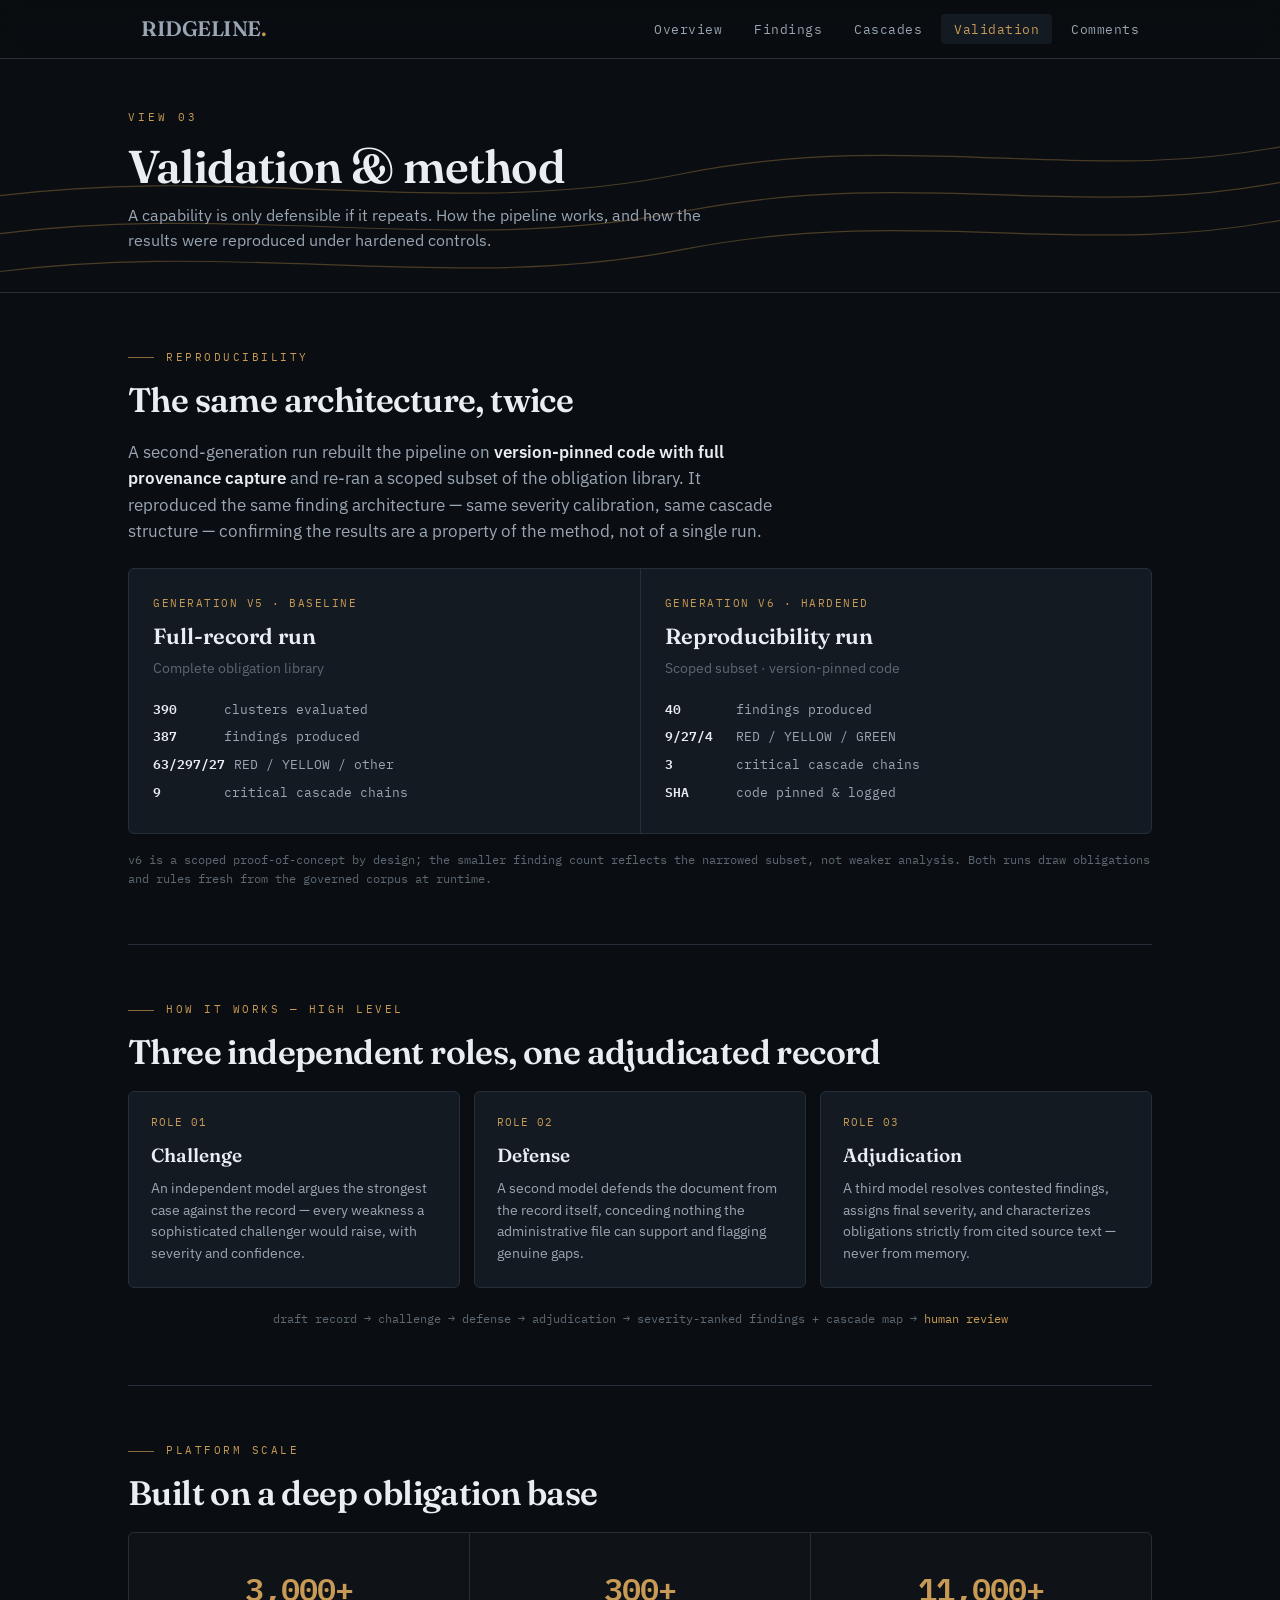
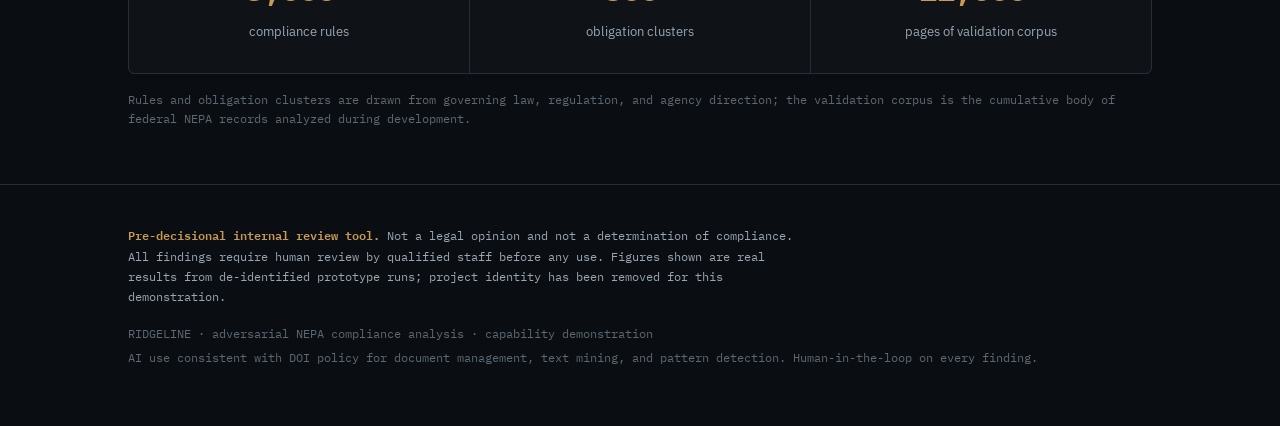
<file: validation.html>
<!DOCTYPE html>
<!-- RIDGELINE demo — Validation & method (de-identified, public-safe). Real v5/v6 figures, static. No vendor/model names, no framework content. -->
<html lang="en">
<head>
<meta charset="UTF-8">
<meta name="viewport" content="width=device-width, initial-scale=1.0">
<meta name="robots" content="noindex, nofollow">
<title>Validation &amp; method — RIDGELINE</title>
<link rel="preconnect" href="https://fonts.googleapis.com">
<link rel="preconnect" href="https://fonts.gstatic.com" crossorigin>
<link href="https://fonts.googleapis.com/css2?family=Fraunces:opsz,wght@9..144,400;9..144,500;9..144,600;9..144,700&family=IBM+Plex+Mono:wght@400;500;600&family=IBM+Plex+Sans:wght@300;400;500;600&display=swap" rel="stylesheet">
<link rel="stylesheet" href="style.css">
</head>
<body>

<nav class="nav"><div class="wrap nav-inner">
  <a class="brand" href="index.html">RIDGELINE<span class="dot">.</span></a>
  <ul>
    <li><a href="index.html">Overview</a></li>
    <li><a href="findings.html">Findings</a></li>
    <li><a href="cascades.html">Cascades</a></li>
    <li><a href="validation.html" class="active">Validation</a></li>
    <li><a href="cta.html">Comments</a></li>
  </ul>
</div></nav>

<header class="phead">
  <svg class="contour" viewBox="0 0 1080 200" preserveAspectRatio="xMidYMid slice" aria-hidden="true">
    <path d="M-20,150 C200,118 380,168 580,128 C780,90 920,140 1100,100"/>
    <path d="M-20,118 C200,86 380,138 580,96 C780,58 920,110 1100,70"/>
    <path d="M-20,182 C200,150 380,200 580,160 C780,122 920,172 1100,132"/>
  </svg>
  <div class="wrap phead-inner rv">
    <div class="eyebrow">View 03</div>
    <h1>Validation &amp; method</h1>
    <p class="psub">A capability is only defensible if it repeats. How the pipeline works, and how the results were reproduced under hardened controls.</p>
  </div>
</header>

<main class="wrap">
  <section>
    <div class="kicker">Reproducibility</div>
    <h2>The same architecture, twice</h2>
    <div class="prose" style="margin-bottom:24px">
      <p>A second-generation run rebuilt the pipeline on <strong>version-pinned code with full provenance capture</strong> and re-ran a scoped subset of the obligation library. It reproduced the same finding architecture — same severity calibration, same cascade structure — confirming the results are a property of the method, not of a single run.</p>
    </div>
    <div class="repro">
      <div class="gen">
        <div class="gtag">Generation v5 · baseline</div>
        <h3>Full-record run</h3>
        <div class="gsub">Complete obligation library</div>
        <div class="gstat"><b>390</b> clusters evaluated</div>
        <div class="gstat"><b>387</b> findings produced</div>
        <div class="gstat"><b>63/297/27</b> RED / YELLOW / other</div>
        <div class="gstat"><b>9</b> critical cascade chains</div>
      </div>
      <div class="gen">
        <div class="gtag">Generation v6 · hardened</div>
        <h3>Reproducibility run</h3>
        <div class="gsub">Scoped subset · version-pinned code</div>
        <div class="gstat"><b>40</b> findings produced</div>
        <div class="gstat"><b>9/27/4</b> RED / YELLOW / GREEN</div>
        <div class="gstat"><b>3</b> critical cascade chains</div>
        <div class="gstat"><b>SHA</b> code pinned &amp; logged</div>
      </div>
    </div>
    <p class="note">v6 is a scoped proof-of-concept by design; the smaller finding count reflects the narrowed subset, not weaker analysis. Both runs draw obligations and rules fresh from the governed corpus at runtime.</p>
  </section>

  <section>
    <div class="kicker">How it works — high level</div>
    <h2>Three independent roles, one adjudicated record</h2>
    <div class="roles">
      <div class="role"><div class="rn">ROLE 01</div><h4>Challenge</h4>
        <p>An independent model argues the strongest case against the record — every weakness a sophisticated challenger would raise, with severity and confidence.</p></div>
      <div class="role"><div class="rn">ROLE 02</div><h4>Defense</h4>
        <p>A second model defends the document from the record itself, conceding nothing the administrative file can support and flagging genuine gaps.</p></div>
      <div class="role"><div class="rn">ROLE 03</div><h4>Adjudication</h4>
        <p>A third model resolves contested findings, assigns final severity, and characterizes obligations strictly from cited source text — never from memory.</p></div>
    </div>
    <div class="flow">draft record → challenge → defense → adjudication → severity-ranked findings + cascade map → <span style="color:var(--brass)">human review</span></div>
  </section>

  <section style="border-bottom:none">
    <div class="kicker">Platform scale</div>
    <h2>Built on a deep obligation base</h2>
    <div class="scale">
      <div class="scell"><div class="sn">3,000+</div><div class="sl">compliance rules</div></div>
      <div class="scell"><div class="sn">300+</div><div class="sl">obligation clusters</div></div>
      <div class="scell"><div class="sn">11,000+</div><div class="sl">pages of validation corpus</div></div>
    </div>
    <p class="note">Rules and obligation clusters are drawn from governing law, regulation, and agency direction; the validation corpus is the cumulative body of federal NEPA records analyzed during development.</p>
  </section>
</main>

<footer><div class="wrap foot">
  <p class="disc"><b>Pre-decisional internal review tool.</b> Not a legal opinion and not a determination of compliance. All findings require human review by qualified staff before any use. Figures shown are real results from de-identified prototype runs; project identity has been removed for this demonstration.</p>
  <p>RIDGELINE · adversarial NEPA compliance analysis · capability demonstration<br>
  AI use consistent with DOI policy for document management, text mining, and pattern detection. Human-in-the-loop on every finding.</p>
</div></footer>

</body>
</html>
</file>
<file: style.css>
/* ==========================================================================
   RIDGELINE demo — shared stylesheet (de-identified, public-safe)
   ========================================================================== */
:root{
  --bg:#0a0d11; --bg2:#0f1318; --panel:#141a21; --panel2:#19202a;
  --border:#252e39; --border2:#313c49;
  --ink:#e9eef3; --ink2:#9aa6b3; --ink3:#5d6873;
  --red:#e5484d; --amber:#e0a92e; --green:#4cae5e; --gray:#6b7785;
  --brass:#c79a55; --brass-dim:#8a6c3c;
  --disp:'Fraunces',Georgia,serif;
  --mono:'IBM Plex Mono',ui-monospace,monospace;
  --sans:'IBM Plex Sans',-apple-system,system-ui,sans-serif;
}
*{margin:0;padding:0;box-sizing:border-box}
html{scroll-behavior:smooth}
body{font-family:var(--sans);background:var(--bg);color:var(--ink);line-height:1.6;
  -webkit-font-smoothing:antialiased;overflow-x:hidden;min-height:100vh;display:flex;flex-direction:column}
.wrap{max-width:1080px;margin:0 auto;padding:0 28px;width:100%}
a{color:inherit;text-decoration:none}

/* ---------- nav ---------- */
.nav{position:sticky;top:0;z-index:50;background:rgba(10,13,17,.82);backdrop-filter:blur(10px);
  border-bottom:1px solid var(--border)}
.nav-inner{display:flex;align-items:center;justify-content:space-between;height:58px}
.nav .brand{font-family:var(--disp);font-weight:600;font-size:21px;letter-spacing:-.5px}
.nav .brand .dot{color:var(--brass)}
.nav ul{list-style:none;display:flex;gap:6px}
.nav a{font-family:var(--mono);font-size:12.5px;letter-spacing:.5px;color:var(--ink2);
  padding:7px 13px;border-radius:4px;transition:.18s}
.nav a:hover{color:var(--ink);background:var(--panel)}
.nav a.active{color:var(--brass);background:var(--panel)}

/* ---------- hero / page header ---------- */
.hero{position:relative;padding:74px 0 50px;border-bottom:1px solid var(--border);overflow:hidden}
.phead{position:relative;padding:50px 0 38px;border-bottom:1px solid var(--border);overflow:hidden}
.contour{position:absolute;inset:0;z-index:0;opacity:.5;pointer-events:none}
.contour path{fill:none;stroke:var(--brass-dim);stroke-width:1}
.hero-inner,.phead-inner{position:relative;z-index:1}
.eyebrow{font-family:var(--mono);font-size:11px;letter-spacing:3px;text-transform:uppercase;
  color:var(--brass);margin-bottom:16px}
.wordmark{font-family:var(--disp);font-weight:600;font-size:clamp(46px,8.5vw,86px);line-height:.95;
  letter-spacing:-1.5px;margin-bottom:14px}
.wordmark .dot{color:var(--brass)}
.lede{font-family:var(--disp);font-weight:400;font-size:clamp(18px,2.3vw,22px);font-style:italic;
  color:var(--ink2);max-width:640px}
.phead h1{font-family:var(--disp);font-weight:600;font-size:clamp(30px,5vw,46px);letter-spacing:-.8px;line-height:1.05}
.phead .psub{color:var(--ink2);font-size:16px;margin-top:12px;max-width:600px}
.context{margin-top:22px;display:flex;gap:10px;flex-wrap:wrap}
.chip{font-family:var(--mono);font-size:11px;letter-spacing:.5px;padding:5px 11px;border-radius:3px;
  background:var(--panel);border:1px solid var(--border);color:var(--ink2)}
.chip b{color:var(--brass);font-weight:600}

/* ---------- metrics ---------- */
.metrics{display:grid;grid-template-columns:repeat(4,1fr);gap:1px;background:var(--border);
  border:1px solid var(--border);border-top:none}
.metric{background:var(--bg2);padding:26px 22px}
.metric .n{font-family:var(--mono);font-weight:600;font-size:36px;line-height:1;letter-spacing:-1px}
.metric .l{font-size:12px;color:var(--ink3);margin-top:9px;text-transform:uppercase;letter-spacing:1px}
.metric.red .n{color:var(--red)} .metric.brass .n{color:var(--brass)}

/* ---------- sections ---------- */
main{flex:1}
section{padding:56px 0;border-bottom:1px solid var(--border)}
section:last-of-type{border-bottom:none}
.kicker{font-family:var(--mono);font-size:11px;letter-spacing:2.5px;text-transform:uppercase;
  color:var(--brass);margin-bottom:14px;display:flex;align-items:center;gap:12px}
.kicker::before{content:"";width:26px;height:1px;background:var(--brass-dim)}
h2{font-family:var(--disp);font-weight:600;font-size:clamp(25px,3.6vw,34px);letter-spacing:-.6px;
  line-height:1.12;margin-bottom:20px}
.prose{max-width:660px;color:var(--ink2);font-size:16.5px}
.prose p+p{margin-top:15px}
.prose strong{color:var(--ink);font-weight:600}

/* ---------- nav cards (landing) ---------- */
.cards{display:grid;grid-template-columns:repeat(auto-fit,minmax(290px,1fr));gap:16px;margin-top:8px}
.card{background:var(--panel);border:1px solid var(--border);border-radius:9px;padding:26px;
  display:flex;flex-direction:column;gap:10px;transition:.22s;position:relative;overflow:hidden}
.card::before{content:"";position:absolute;top:0;left:0;right:0;height:3px;
  background:linear-gradient(90deg,var(--brass-dim),var(--brass))}
.card:hover{border-color:var(--brass-dim);transform:translateY(-3px);box-shadow:0 10px 30px rgba(0,0,0,.35)}
.card .clab{font-family:var(--mono);font-size:10px;letter-spacing:1.5px;text-transform:uppercase;color:var(--ink3)}
.card .ctitle{font-family:var(--disp);font-size:22px;font-weight:600}
.card .cdesc{font-size:14px;color:var(--ink2);line-height:1.55}
.card .cstat{font-family:var(--mono);font-size:13px;color:var(--brass);margin-top:auto;padding-top:8px}
.card .carrow{font-family:var(--mono);font-size:12.5px;color:var(--ink2)}

/* ---------- severity bar ---------- */
.sevbar{display:flex;height:46px;border-radius:5px;overflow:hidden;margin:8px 0 22px;border:1px solid var(--border)}
.sevbar span{display:flex;align-items:center;justify-content:center;font-family:var(--mono);
  font-size:12px;font-weight:600;color:#0a0d11}
.sev-red{background:var(--red)} .sev-yel{background:var(--amber)}
.sev-grn{background:var(--green)} .sev-gry{background:var(--gray);color:#e9eef3}
.sevkey{display:flex;gap:20px;flex-wrap:wrap;font-family:var(--mono);font-size:12.5px;color:var(--ink2)}
.sevkey i{display:inline-block;width:10px;height:10px;border-radius:2px;margin-right:7px;vertical-align:middle}

/* ---------- cascade ---------- */
.cascade{display:grid;gap:1px;background:var(--border);border:1px solid var(--border);border-radius:6px;overflow:hidden}
.crow{background:var(--panel);padding:20px 22px;transition:background .2s;
  display:grid;grid-template-columns:34px 1fr auto;gap:18px;align-items:start}
.crow:hover{background:var(--panel2)}
.crow .rank{font-family:var(--mono);font-size:13px;color:var(--ink3);padding-top:3px}
.crow .cname{font-family:var(--disp);font-size:19px;font-weight:500}
.crow .ctype{font-family:var(--mono);font-size:10.5px;letter-spacing:.5px;color:var(--ink3);margin:3px 0 9px}
.crow .cdesc{font-size:14px;color:var(--ink2);line-height:1.5;max-width:560px}
.crow .cright{text-align:right;white-space:nowrap}
.crow .cimp{font-family:var(--mono);font-size:21px;font-weight:600;color:var(--ink)}
.crow .cimp small{font-size:11px;color:var(--ink3);font-weight:400;display:block;margin-top:2px}
.tag-crit{display:inline-block;font-family:var(--mono);font-size:9.5px;letter-spacing:1px;
  padding:3px 8px;border-radius:3px;background:rgba(229,72,77,.13);color:var(--red);
  border:1px solid rgba(229,72,77,.3);margin-top:9px}
.note{font-family:var(--mono);font-size:12px;color:var(--ink3);margin-top:16px}

/* ---------- category bars ---------- */
.cats{margin-top:6px}
.cat{display:grid;grid-template-columns:170px 1fr 42px;gap:14px;align-items:center;padding:7px 0}
.cat .clab{font-size:13.5px;color:var(--ink2);text-align:right}
.cat .ctrack{height:14px;background:var(--panel);border-radius:3px;overflow:hidden}
.cat .cfill{height:100%;background:linear-gradient(90deg,var(--brass-dim),var(--brass));border-radius:3px;
  width:0;transition:width 1s cubic-bezier(.2,.7,.2,1)}
.cat .cval{font-family:var(--mono);font-size:13px;color:var(--ink2)}

/* ---------- reproducibility ---------- */
.repro{display:grid;grid-template-columns:1fr 1fr;gap:1px;background:var(--border);
  border:1px solid var(--border);border-radius:6px;overflow:hidden;margin-top:8px}
.gen{background:var(--panel);padding:26px 24px}
.gen .gtag{font-family:var(--mono);font-size:11px;letter-spacing:1.5px;color:var(--brass);text-transform:uppercase}
.gen h3{font-family:var(--disp);font-size:22px;font-weight:600;margin:6px 0 4px}
.gen .gsub{font-size:13.5px;color:var(--ink3);margin-bottom:16px}
.gen .gstat{display:flex;gap:9px;align-items:baseline;font-family:var(--mono);font-size:13px;color:var(--ink2);padding:3px 0}
.gen .gstat b{color:var(--ink);font-weight:600;min-width:62px;display:inline-block}

/* ---------- roles ---------- */
.roles{display:grid;grid-template-columns:repeat(3,1fr);gap:14px;margin-top:8px}
.role{background:var(--panel);border:1px solid var(--border);border-radius:6px;padding:22px}
.role .rn{font-family:var(--mono);font-size:11px;color:var(--brass);letter-spacing:1px}
.role h4{font-family:var(--disp);font-size:19px;font-weight:600;margin:8px 0 8px}
.role p{font-size:14px;color:var(--ink2);line-height:1.55}
.flow{font-family:var(--mono);font-size:12px;color:var(--ink3);text-align:center;margin-top:20px;line-height:1.8}

/* ---------- scale ---------- */
.scale{display:grid;grid-template-columns:repeat(3,1fr);gap:1px;background:var(--border);
  border:1px solid var(--border);border-radius:6px;overflow:hidden;margin-top:8px}
.scell{background:var(--bg2);padding:30px 24px;text-align:center}
.scell .sn{font-family:var(--mono);font-size:32px;font-weight:600;color:var(--brass);letter-spacing:-1px}
.scell .sl{font-size:13px;color:var(--ink2);margin-top:8px}

/* ---------- footer ---------- */
footer{padding:40px 0 56px;border-top:1px solid var(--border)}
.foot{font-family:var(--mono);font-size:12px;color:var(--ink3);line-height:2}
.foot .disc{color:var(--ink2);margin-bottom:14px;max-width:680px;line-height:1.7}
.foot .disc b{color:var(--brass);font-weight:600}

/* ---------- reveal ---------- */
.rv{opacity:0;transform:translateY(14px);animation:rv .7s cubic-bezier(.2,.7,.2,1) forwards}
@keyframes rv{to{opacity:1;transform:none}}

@media(max-width:760px){
  .metrics{grid-template-columns:repeat(2,1fr)}
  .repro,.roles,.scale{grid-template-columns:1fr}
  .cat{grid-template-columns:120px 1fr 36px}
  .crow{grid-template-columns:24px 1fr;gap:12px}
  .crow .cright{grid-column:1/-1;text-align:left;display:flex;gap:16px;align-items:center;margin-top:4px}
  .nav ul{gap:2px} .nav a{padding:6px 9px;font-size:11.5px}
}
</file>
